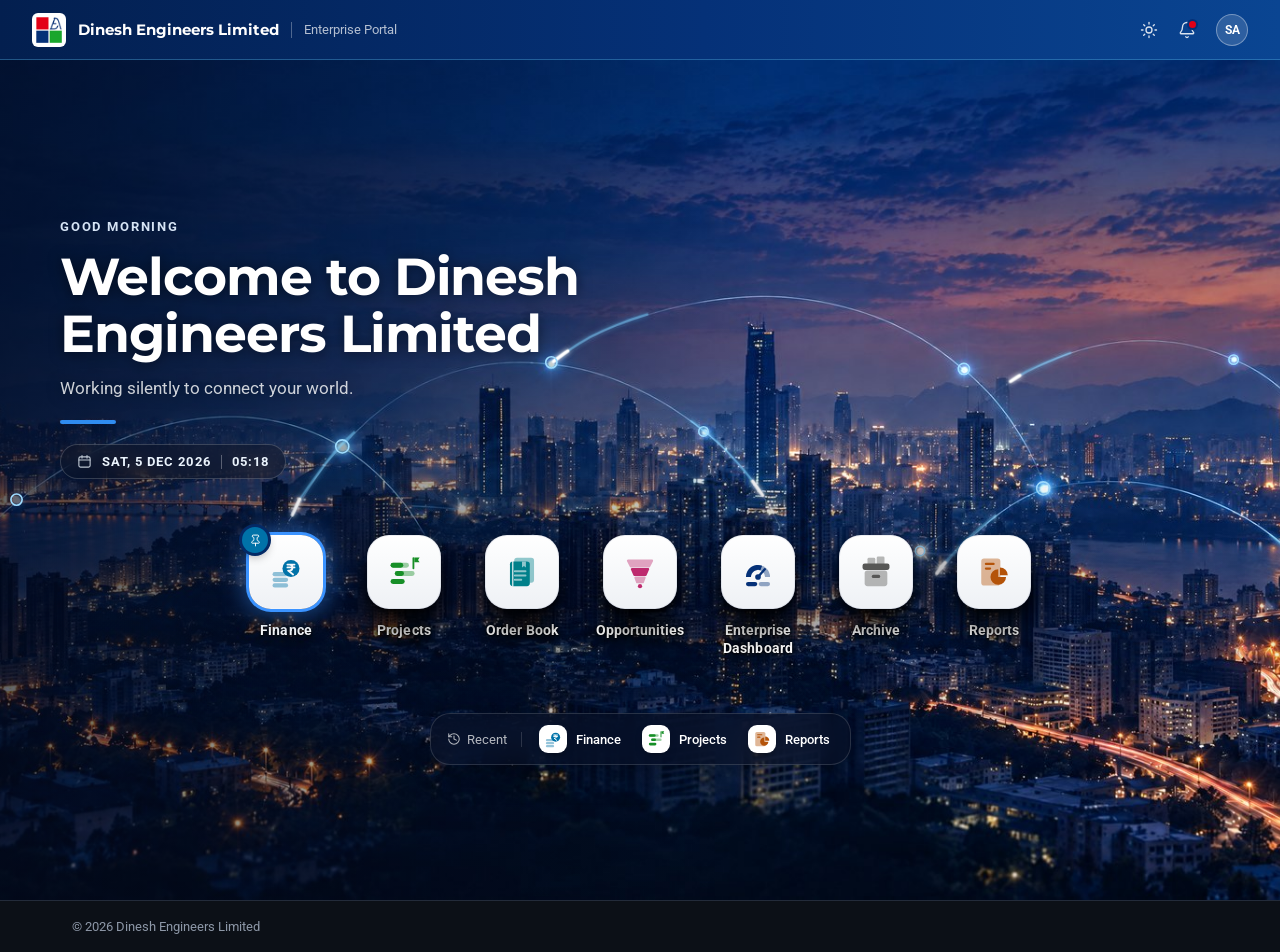
<file: index.html>
<!doctype html>
<html lang="en">
  <!--
    CONCEPT D: Day / Night.
    The Launcher over a real city wallpaper: the day photo in light mode,
    the night photo in dark mode (switched by the moon/sun toggle).
    concept-daynight.css loads last and holds everything specific to
    this concept. Two small scripts: auto theme next to the theme
    switch (dark mode after 17:30) and pin / unpin after the app icons.
-->

  <head>
    <meta charset="UTF-8" />
    <meta name="viewport" content="width=device-width, initial-scale=1.0" />

    <title>DEPL Enterprise Portal | Dinesh Engineers Limited</title>

    <link rel="icon" href="assets/favicon.jpg" />
    <meta name="theme-color" content="#053178" />

    <link rel="stylesheet" href="assets/fonts/fonts.css" />
    <link rel="stylesheet" href="style.css" />
    <link rel="stylesheet" href="concept-launcher.css" />
    <link rel="stylesheet" href="concept-launcher-plus.css" />
    <link rel="stylesheet" href="concept-daynight.css" />
  </head>

  <body class="dp-body lx-body dn-body">
    <a class="dp dp-skip-link" href="#main">Skip to content</a>

    <!-- =====================================================
     HEADER (same as the main design)
===================================================== -->

    <header class="dp dp-topbar" data-unread="2">
      <div class="dp-brand">
        <span class="dp-brand-logo" role="img" aria-label="DEPL"></span>
        <div class="dp-brand-name">
          <strong>Dinesh Engineers Limited</strong>
          <span class="dp-divider"></span>
          <span class="dp-brand-tag">Enterprise Portal</span>
        </div>
      </div>

      <div class="dp-top-actions">
        <input
          class="dp-theme-switch"
          type="checkbox"
          id="dpThemeSwitch"
          aria-label="Dark mode"
        />
        <!-- AUTO THEME: dark from 17:30 to 06:00, light otherwise.
             Runs right after the switch so the first paint is already
             correct; re-checks every minute and only flips at the
             17:30 / 06:00 boundaries, so a manual toggle is kept. -->
        <script>
          (function () {
            var sw = document.getElementById("dpThemeSwitch");
            function isNight() {
              var d = new Date();
              var m = d.getHours() * 60 + d.getMinutes();
              return m >= 17 * 60 + 30 || m < 6 * 60;
            }
            var last = isNight();
            sw.checked = last;
            setInterval(function () {
              var now = isNight();
              if (now !== last) {
                sw.checked = now;
                last = now;
              }
            }, 60000);
          })();
        </script>
        <label
          class="dp-top-icon dp-theme-toggle"
          for="dpThemeSwitch"
        >
          <span class="dp-icon dp-i-moon"></span>
          <span class="dp-icon dp-i-sun"></span>
          <span class="dn-theme-tip" role="tooltip">
            <strong>Theme changes automatically</strong>
            Dark: 5:30 PM – 6:00 AM<br />
            Light: 6:00 AM – 5:30 PM
            <em>Click to switch now</em>
          </span>
        </label>

        <button
          class="dp-top-icon"
          type="button"
          popovertarget="dpAnnouncements"
          aria-label="Announcements"
        >
          <span class="dp-icon dp-i-bell"></span>
          <span class="dp-notification-dot"></span>
        </button>

        <button
          class="dp-avatar"
          type="button"
          popovertarget="dpAccount"
          aria-label="Account menu"
        >
          SA
        </button>
      </div>

      <div class="dp dp-menu-panel" id="dpAccount" popover>
        <div class="dp-menu-header">
          <strong>SA</strong>
          <span>Signed in</span>
        </div>
        <a class="dp-menu-item" href="#"
          ><span class="dp-icon dp-i-user"></span>Profile</a
        >
        <a class="dp-menu-item" href="#"
          ><span class="dp-icon dp-i-life-buoy"></span>Help &amp; support</a
        >
        <div class="dp-menu-separator"></div>
        <a class="dp-menu-item" href="#"
          ><span class="dp-icon dp-i-log-out"></span>Sign out</a
        >
      </div>

      <aside
        class="dp dp-panel"
        id="dpAnnouncements"
        popover
        aria-labelledby="dpAnnouncementsTitle"
      >
        <div class="dp-panel-header">
          <h2 id="dpAnnouncementsTitle">Announcements</h2>
          <div class="dp-panel-actions">
            <a class="dp-text-button" href="#"
              ><span class="dp-icon dp-i-check-check"></span>Mark all read</a
            >
            <button
              class="dp-icon-button"
              type="button"
              popovertarget="dpAnnouncements"
              popovertargetaction="hide"
              aria-label="Close announcements"
            >
              <span class="dp-icon dp-i-x"></span>
            </button>
          </div>
        </div>
        <ul class="dp-notif-list">
          <li class="dp-notif-item is-unread">
            <span class="dp-notif-icon"
              ><span class="dp-icon dp-i-megaphone"></span
            ></span>
            <div class="dp-notif-text">
              <strong>Welcome to the new Enterprise Portal</strong>
              <span
                >All your DEPL applications in one place. Pin the ones you use
                most to keep them first.</span
              >
              <time datetime="2026-09-28">28 Sep</time>
            </div>
            <span class="dp-unread-dot" aria-label="Unread"></span>
          </li>
          <li class="dp-notif-item is-unread">
            <span class="dp-notif-icon"
              ><span class="dp-icon dp-i-megaphone"></span
            ></span>
            <div class="dp-notif-text">
              <strong>More Enterprise Dashboard modules coming</strong>
              <span
                >Group balance sheet and P&amp;L are live. Further modules will
                arrive in the Enterprise Dashboard.</span
              >
              <time datetime="2026-09-26">26 Sep</time>
            </div>
            <span class="dp-unread-dot" aria-label="Unread"></span>
          </li>
          <li class="dp-notif-item">
            <span class="dp-notif-icon"
              ><span class="dp-icon dp-i-megaphone"></span
            ></span>
            <div class="dp-notif-text">
              <strong>NetSuite archive is read only</strong>
              <span
                >Records from 2010–2026 remain available for reference in
                Archive.</span
              >
              <time datetime="2026-09-24">24 Sep</time>
            </div>
          </li>
        </ul>
      </aside>
    </header>

    <!-- =====================================================
     STAGE: the whole home screen
===================================================== -->

    <main class="dp lx-stage" id="main">
      <!-- WALLPAPER: day photo in light mode, night photo in dark mode
         (assets/img/city-day.jpg and city-night.jpg, set in concept-daynight.css) -->

      <div class="lx-photo" aria-hidden="true"></div>

      <!-- LIVE ARCS: traced over the network arcs printed in the wallpaper
         (same 1600 x 900 grid as the photo), with light travelling along
         them and the junction nodes pulsing. Pure SVG + CSS. -->

      <svg
        class="dn-arcs"
        viewBox="0 0 1600 900"
        preserveAspectRatio="xMidYMid slice"
        aria-hidden="true"
      >
        <defs>
          <path
            id="dnA1"
            pathLength="100"
            d="M28.2 591.6 L36.5 577.6 46 564.1 55.9 550.8 66.4 537.7 77.3 524.9 88.9 512.5 100.7 500.2 111.9 486.8 124.3 474.5 138.4 464.3 153.5 455.5 168 445.8 182.7 436.5 197.6 427.7 213 419.6 228.6 412.2 244.5 405.7 260.5 399.7 276.7 394.4 293 390.1 309.4 386.4 325.8 383.6 342.2 382 358.6 381.7 374.8 382.3 390.8 383.7 406.6 386.2 422.1 389.8 437.3 394.3 452.1 399.9 466.4 406.8 480.4 414.5 493.8 423.3 506.9 433.1 519.3 444.2 531.1 456.5 542.6 469.6 553.5 484.1 563.7 499.9 573.2 516.9"
          />
          <path
            id="dnA2"
            pathLength="100"
            d="M427.6 487.3 L435 471.3 444.8 457.3 454.4 444 463.8 431.1 473.7 419.1 484.2 408 495 397.6 506 387.6 517.4 378.3 529.1 369.4 541.1 361 553.8 353.4 566.9 346.6 580.6 340.7 594.5 335.4 608.9 330.9 623.6 327.7 638.6 325.7 653.8 324.3 669 323.6 684.4 323.8 699.7 325.1 715 327 730.3 329.7 745.5 333.1 760.4 337.5 775 343.1 789.3 349.1 803.5 355.5 817.3 362.7 830.6 370.8 843.7 379.1 856.5 388 869 397.2 880.9 407.3 892.1 418.1 902.6 429.5 912.8 441.3 922.4 453.6 931.4 466.4"
          />
          <path
            id="dnA3"
            pathLength="100"
            d="M707.4 322.9 L720 313.5 733 304.7 746.5 296.8 760.5 290 774.9 283.8 789.5 278.3 804.3 273.5 819.3 269.2 834.4 265 849.6 261.4 865.1 258.9 880.7 256.6 896.3 254.8 912.1 253.7 927.9 252.9 943.7 253.3 959.5 254.1 975.3 255.7 990.9 258.2 1006.4 261.3 1021.8 264.9 1037 269.1 1051.8 274.4 1066.4 280.3 1080.6 286.8 1094.5 293.9 1107.9 301.9 1120.7 310.6 1133.1 319.9 1145.2 329.5 1156.9 339.7 1167.9 350.5 1178.4 362 1188.3 374 1197.5 386.6 1206.1 399.9 1214 413.7 1220 428.6 1223.7 444.6 1226.6 460.8"
          />
          <path
            id="dnA4"
            pathLength="100"
            d="M1196.9 344.3 L1205.5 338.8 1214.3 333.6 1223.5 329.2 1232.7 325.1 1242 321.3 1251.3 317.4 1260.6 313.8 1270 310.5 1279.6 307.9 1289.3 305.8 1299 304 1308.8 302.6 1318.6 301.2 1328.4 300.1 1338.2 299.6 1348 299.7 1357.8 300.6 1367.4 301.9 1377.1 303.3 1386.6 304.9 1396.1 306.9 1405.5 309.3 1414.8 312 1423.9 315.1 1432.9 318.6 1441.8 322.5 1450.4 326.7 1458.7 331.7 1466.8 337 1474.8 342.5 1482.4 348.5 1489.4 355.2 1495.5 363 1500.8 371.4 1507.7 378.2 1516.1 384 1523.9 390.6 1529.9 398.8 1534.6 408.1 1539.1 417.5"
          />
          <path
            id="dnA5"
            pathLength="100"
            d="M1118 550 Q1161 492 1232 459 C1290 440 1440 440 1537 572"
          />
          <!-- the same arcs run the other way, for traffic in both directions.
                 Paths were traced from the arc pixels in city-night.jpg -->
          <path
            id="dnB2"
            pathLength="100"
            d="M931.4 466.4 L922.4 453.6 912.8 441.3 902.6 429.5 892.1 418.1 880.9 407.3 869 397.2 856.5 388 843.7 379.1 830.6 370.8 817.3 362.7 803.5 355.5 789.3 349.1 775 343.1 760.4 337.5 745.5 333.1 730.3 329.7 715 327 699.7 325.1 684.4 323.8 669 323.6 653.8 324.3 638.6 325.7 623.6 327.7 608.9 330.9 594.5 335.4 580.6 340.7 566.9 346.6 553.8 353.4 541.1 361 529.1 369.4 517.4 378.3 506 387.6 495 397.6 484.2 408 473.7 419.1 463.8 431.1 454.4 444 444.8 457.3 435 471.3 427.6 487.3"
          />
          <path
            id="dnB5"
            pathLength="100"
            d="M1537 572 C1440 440 1290 440 1232 459 Q1161 492 1118 550"
          />

          <filter id="dnGlow" x="-50%" y="-50%" width="200%" height="200%">
            <feGaussianBlur stdDeviation="3" result="b" />
            <feMerge>
              <feMergeNode in="b" />
              <feMergeNode in="SourceGraphic" />
            </feMerge>
          </filter>
        </defs>

        <!-- comets: faint tail + bright head on the same arc -->
        <g class="dn-comets" filter="url(#dnGlow)">
          <g style="--d: 5.5s; --delay: -1s">
            <use href="#dnA1" class="t" />
            <use href="#dnA1" class="h" />
          </g>
          <g style="--d: 6.5s; --delay: -3.5s">
            <use href="#dnA2" class="t" />
            <use href="#dnA2" class="h" />
          </g>
          <g style="--d: 7s; --delay: -0.5s">
            <use href="#dnA3" class="t" />
            <use href="#dnA3" class="h" />
          </g>
          <g style="--d: 5.8s; --delay: -2.6s">
            <use href="#dnA4" class="t" />
            <use href="#dnA4" class="h" />
          </g>
          <g style="--d: 6.2s; --delay: -4.4s">
            <use href="#dnA5" class="t" />
            <use href="#dnA5" class="h" />
          </g>
          <g style="--d: 8s; --delay: -6s">
            <use href="#dnB2" class="t" />
            <use href="#dnB2" class="h" />
          </g>
          <g style="--d: 7.4s; --delay: -1.8s">
            <use href="#dnB5" class="t" />
            <use href="#dnB5" class="h" />
          </g>
        </g>

        <!-- junction nodes: a soft ripple spreading out from each -->
        <g class="dn-nodes">
          <circle cx="132" cy="471" r="6" style="--t: 0s" />
          <circle cx="481" cy="414" r="7" style="--t: -0.7s" />
          <circle cx="705" cy="324" r="6" style="--t: -1.4s" />
          <circle cx="868" cy="398" r="5" style="--t: -2.1s" />
          <circle cx="1147" cy="331" r="6" style="--t: -0.35s" />
          <circle cx="1232" cy="459" r="7" style="--t: -1.05s" />
          <circle cx="1436" cy="321" r="5" style="--t: -1.75s" />
          <circle cx="1503" cy="532" r="5" style="--t: -2.45s" />
          <circle cx="1100" cy="526" r="5" style="--t: -2.8s" />
        </g>
      </svg>

      <!-- WELCOME -->

      <div class="lx-intro">
        <p class="lx-greeting" id="lxGreeting">Good evening</p>

        <h1>Welcome to Dinesh Engineers Limited</h1>

        <p class="lx-sub">Working silently to connect your world.</p>

        <p class="lx-when">
          <svg viewBox="0 0 24 24" aria-hidden="true">
            <rect x="3" y="4.5" width="18" height="16.5" rx="2.5" />
            <path d="M3 9.5h18M8 2.5v4M16 2.5v4" />
          </svg>
          <time id="lxDate"></time>
          <span class="lx-when-sep" aria-hidden="true"></span>
          <span id="lxTime"></span>
        </p>
      </div>

      <!-- LIVE GREETING, DATE AND TIME from the viewer's clock -->
      <script>
        (function () {
          function tick() {
            var d = new Date();
            var h = d.getHours();
            lxGreeting.textContent =
              h < 12 ? "Good morning" : h < 17 ? "Good afternoon" : "Good evening";
            lxDate.textContent =
              d.toLocaleDateString("en-US", { weekday: "short" }) + ", " +
              d.getDate() + " " +
              d.toLocaleDateString("en-US", { month: "short" }) + " " +
              d.getFullYear();
            lxTime.textContent = d.toLocaleTimeString("en-GB", {
              hour: "2-digit",
              minute: "2-digit",
            });
          }
          tick();
          setInterval(tick, 1000);
        })();
      </script>

      <!-- APPLICATIONS as icons
         Each icon shows its description on hover / keyboard focus. -->

      <nav class="lx-apps" aria-label="Applications">
        <div class="lx-app finance" id="app-finance">
          <a class="lx-open" href="#">
            <span class="lx-icon"><span class="dx dx-finance"></span></span>
            <span class="lx-name">Finance</span>
          </a>
          <a class="lx-pin" href="#" title="Unpin" aria-label="Unpin Finance"
            ><span class="dp-icon dp-i-pin"></span
          ></a>
          <span class="lx-tip" role="tooltip">
            <strong>Finance</strong>
            Financial reports, live from Oracle Fusion.
            <em><span class="lx-dot"></span>Live · Oracle Fusion</em>
          </span>
        </div>

        <div class="lx-app projects" id="app-projects">
          <a class="lx-open" href="#">
            <span class="lx-icon"><span class="dx dx-projects"></span></span>
            <span class="lx-name">Projects</span>
          </a>
          <a class="lx-pin" href="#" title="Pin" aria-label="Pin Projects"
            ><span class="dp-icon dp-i-pin"></span
          ></a>
          <span class="lx-tip" role="tooltip">
            <strong>Projects</strong>
            Project performance tracking: site progress, plan vs actual.
            <em><span class="lx-dot"></span>Live</em>
          </span>
        </div>

        <div class="lx-app order-book" id="app-order-book">
          <a class="lx-open" href="#">
            <span class="lx-icon"><span class="dx dx-order-book"></span></span>
            <span class="lx-name">Order Book</span>
          </a>
          <a class="lx-pin" href="#" title="Pin" aria-label="Pin Order Book"
            ><span class="dp-icon dp-i-pin"></span
          ></a>
          <span class="lx-tip" role="tooltip">
            <strong>Order Book</strong>
            The de-duplicated sales order book: EPC contracts and IP-IRU orders,
            one number.
            <em><span class="lx-dot"></span>Live</em>
          </span>
        </div>

        <div class="lx-app opportunities" id="app-opportunities">
          <a class="lx-open" href="#">
            <span class="lx-icon"
              ><span class="dx dx-opportunities"></span
            ></span>
            <span class="lx-name">Opportunities</span>
          </a>
          <a class="lx-pin" href="#" title="Pin" aria-label="Pin Opportunities"
            ><span class="dp-icon dp-i-pin"></span
          ></a>
          <span class="lx-tip" role="tooltip">
            <strong>Opportunities</strong>
            Feasibility requests through to customer PO: pipeline and funnel.
            <em><span class="lx-dot"></span>Live</em>
          </span>
        </div>

        <div class="lx-app enterprise" id="app-enterprise">
          <a class="lx-open" href="#">
            <span class="lx-icon"><span class="dx dx-enterprise"></span></span>
            <span class="lx-name">Enterprise<br />Dashboard</span>
          </a>
          <a
            class="lx-pin"
            href="#"
            title="Pin"
            aria-label="Pin Enterprise Dashboard"
            ><span class="dp-icon dp-i-pin"></span
          ></a>
          <span class="lx-tip" role="tooltip">
            <strong>Enterprise Dashboard</strong>
            Group balance sheet and profit &amp; loss, live from Oracle Fusion.
            <em><span class="lx-dot"></span>Live · Oracle Fusion</em>
          </span>
        </div>

        <div class="lx-app archive" id="app-archive">
          <a class="lx-open" href="#">
            <span class="lx-icon"><span class="dx dx-archive"></span></span>
            <span class="lx-name">Archive</span>
          </a>
          <a class="lx-pin" href="#" title="Pin" aria-label="Pin Archive"
            ><span class="dp-icon dp-i-pin"></span
          ></a>
          <span class="lx-tip" role="tooltip">
            <strong>Archive</strong>
            NetSuite records 2010–2026, read only.
            <em><span class="lx-dot"></span>Live · NetSuite</em>
          </span>
        </div>

        <div class="lx-app reports" id="app-reports">
          <a class="lx-open" href="#">
            <span class="lx-icon"><span class="dx dx-reports"></span></span>
            <span class="lx-name">Reports</span>
          </a>
          <a class="lx-pin" href="#" title="Pin" aria-label="Pin Reports"
            ><span class="dp-icon dp-i-pin"></span
          ></a>
          <span class="lx-tip" role="tooltip">
            <strong>Reports</strong>
            Standard and scheduled reports from across the business.
            <em><span class="lx-dot"></span>Live</em>
          </span>
        </div>
      </nav>

      <!-- PIN / UNPIN: one pin icon per app, any number can be pinned.
           Clicking a pin checks the pinnedIds array for the app's id:
           present -> remove (unpin), missing -> add (pin).
           Order: pinned apps first, in the order they were pinned,
           then the rest in their original order. -->
      <script>
        (function () {
          var nav = document.querySelector(".lx-apps");
          var apps = Array.from(nav.querySelectorAll(".lx-app"));
          var originalIds = apps.map(function (app) { return app.id; });
          var pinnedIds = ["app-finance"];

          function render() {
            var order = pinnedIds.concat(
              originalIds.filter(function (id) {
                return !pinnedIds.includes(id);
              })
            );

            order.forEach(function (id) {
              var app = document.getElementById(id);
              var pinned = pinnedIds.includes(id);
              var pin = app.querySelector(".lx-pin");
              var name = app.querySelector(".lx-tip strong").textContent;
              app.classList.toggle("is-pinned", pinned);
              pin.title = pinned ? "Unpin" : "Pin";
              pin.setAttribute("aria-label", (pinned ? "Unpin " : "Pin ") + name);
              nav.appendChild(app); // appending in order = re-sorting
            });
          }

          function togglePin(id) {
            if (pinnedIds.includes(id)) {
              pinnedIds = pinnedIds.filter(function (p) { return p !== id; });
            } else {
              pinnedIds.push(id);
            }
            // animate the re-order where the browser supports it: a name
            // per app (only during the transition) slides each icon
            if (!document.startViewTransition) {
              render();
              return;
            }
            apps.forEach(function (app) {
              app.style.viewTransitionName = app.id;
            });
            document.startViewTransition(render).finished.finally(function () {
              apps.forEach(function (app) {
                app.style.viewTransitionName = "";
              });
            });
          }

          nav.addEventListener("click", function (e) {
            var pin = e.target.closest(".lx-pin");
            if (!pin) return;
            e.preventDefault();
            togglePin(pin.closest(".lx-app").id);
          });

          render();
        })();
      </script>

      <!-- BOTTOM ROW: quote on the left, recently opened apps on the right -->

      <div class="lx-bottom">
        <nav class="lx-dock" aria-label="Recently opened">
          <span class="lx-dock-label"
            ><span class="dp-icon dp-i-history"></span>Recent</span
          >
          <a class="lx-dock-app finance" href="#" title="Opened 2 h ago"
            ><span class="lx-mini"><span class="dx dx-finance"></span></span
            >Finance</a
          >
          <a class="lx-dock-app projects" href="#" title="Opened yesterday"
            ><span class="lx-mini"><span class="dx dx-projects"></span></span
            >Projects</a
          >
          <a class="lx-dock-app reports" href="#" title="Opened 3 days ago"
            ><span class="lx-mini"><span class="dx dx-reports"></span></span
            >Reports</a
          >
        </nav>
      </div>
    </main>

    <footer class="dp dp-footer">
      <div class="dp-footer-inner">
        <span>© 2026 Dinesh Engineers Limited</span>
      </div>
    </footer>
  </body>
</html>
</file>
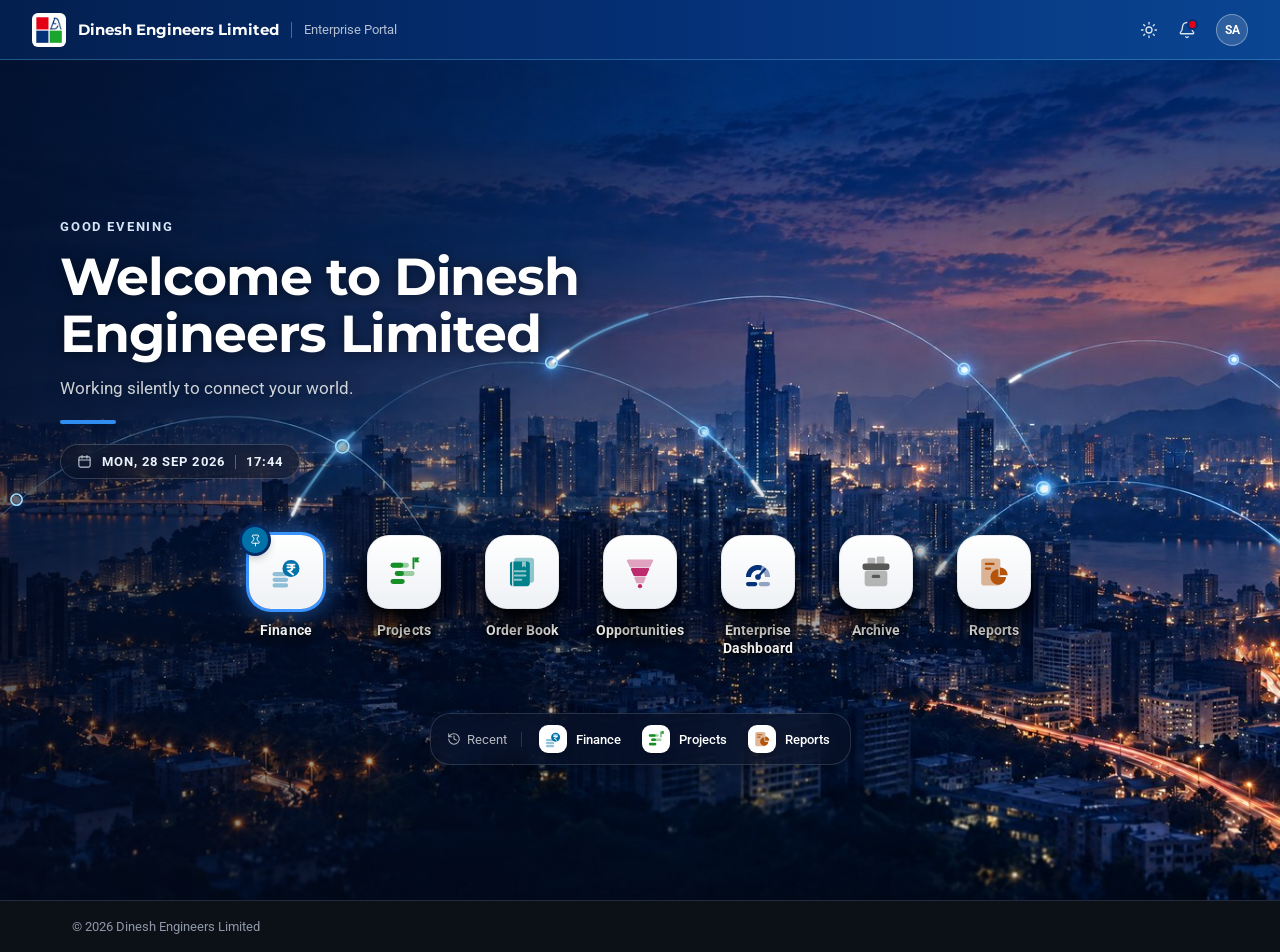
<file: DEPL Portal.html>
<!doctype html>
<html lang="en">
  <!--
    CONCEPT D: Day / Night.
    The Launcher over a real city wallpaper: the day photo in light mode,
    the night photo in dark mode (switched by the moon/sun toggle).
    concept-daynight.css loads last and holds everything specific to
    this concept. Two small scripts: auto theme next to the theme
    switch (dark mode after 17:30) and pin / unpin after the app icons.
-->

  <head>
    <meta charset="UTF-8" />
    <meta name="viewport" content="width=device-width, initial-scale=1.0" />

    <title>DEPL Enterprise Portal | Dinesh Engineers Limited</title>

    <link rel="icon" href="assets/favicon.jpg" />
    <meta name="theme-color" content="#053178" />

    <link rel="stylesheet" href="assets/fonts/fonts.css" />
    <link rel="stylesheet" href="style.css" />
    <link rel="stylesheet" href="concept-launcher.css" />
    <link rel="stylesheet" href="concept-launcher-plus.css" />
    <link rel="stylesheet" href="concept-daynight.css" />
  </head>

  <body class="dp-body lx-body dn-body">
    <a class="dp dp-skip-link" href="#main">Skip to content</a>

    <!-- =====================================================
     HEADER (same as the main design)
===================================================== -->

    <header class="dp dp-topbar" data-unread="2">
      <div class="dp-brand">
        <span class="dp-brand-logo" role="img" aria-label="DEPL"></span>
        <div class="dp-brand-name">
          <strong>Dinesh Engineers Limited</strong>
          <span class="dp-divider"></span>
          <span class="dp-brand-tag">Enterprise Portal</span>
        </div>
      </div>

      <div class="dp-top-actions">
        <input
          class="dp-theme-switch"
          type="checkbox"
          id="dpThemeSwitch"
          aria-label="Dark mode"
        />
        <!-- AUTO THEME: dark from 17:30 to 06:00, light otherwise.
             Runs right after the switch so the first paint is already
             correct; re-checks every minute and only flips at the
             17:30 / 06:00 boundaries, so a manual toggle is kept. -->
        <script>
          (function () {
            var sw = document.getElementById("dpThemeSwitch");
            function isNight() {
              var d = new Date();
              var m = d.getHours() * 60 + d.getMinutes();
              return m >= 17 * 60 + 30 || m < 6 * 60;
            }
            var last = isNight();
            sw.checked = last;
            setInterval(function () {
              var now = isNight();
              if (now !== last) {
                sw.checked = now;
                last = now;
              }
            }, 60000);
          })();
        </script>
        <label
          class="dp-top-icon dp-theme-toggle"
          for="dpThemeSwitch"
          title="Switch light / dark mode"
        >
          <span class="dp-icon dp-i-moon"></span>
          <span class="dp-icon dp-i-sun"></span>
        </label>

        <button
          class="dp-top-icon"
          type="button"
          popovertarget="dpAnnouncements"
          aria-label="Announcements"
        >
          <span class="dp-icon dp-i-bell"></span>
          <span class="dp-notification-dot"></span>
        </button>

        <button
          class="dp-avatar"
          type="button"
          popovertarget="dpAccount"
          aria-label="Account menu"
        >
          SA
        </button>
      </div>

      <div class="dp dp-menu-panel" id="dpAccount" popover>
        <div class="dp-menu-header">
          <strong>SA</strong>
          <span>Signed in</span>
        </div>
        <a class="dp-menu-item" href="#"
          ><span class="dp-icon dp-i-user"></span>Profile</a
        >
        <a class="dp-menu-item" href="#"
          ><span class="dp-icon dp-i-life-buoy"></span>Help &amp; support</a
        >
        <div class="dp-menu-separator"></div>
        <a class="dp-menu-item" href="#"
          ><span class="dp-icon dp-i-log-out"></span>Sign out</a
        >
      </div>

      <aside
        class="dp dp-panel"
        id="dpAnnouncements"
        popover
        aria-labelledby="dpAnnouncementsTitle"
      >
        <div class="dp-panel-header">
          <h2 id="dpAnnouncementsTitle">Announcements</h2>
          <div class="dp-panel-actions">
            <a class="dp-text-button" href="#"
              ><span class="dp-icon dp-i-check-check"></span>Mark all read</a
            >
            <button
              class="dp-icon-button"
              type="button"
              popovertarget="dpAnnouncements"
              popovertargetaction="hide"
              aria-label="Close announcements"
            >
              <span class="dp-icon dp-i-x"></span>
            </button>
          </div>
        </div>
        <ul class="dp-notif-list">
          <li class="dp-notif-item is-unread">
            <span class="dp-notif-icon"
              ><span class="dp-icon dp-i-megaphone"></span
            ></span>
            <div class="dp-notif-text">
              <strong>Welcome to the new Enterprise Portal</strong>
              <span
                >All your DEPL applications in one place. Pin the ones you use
                most to keep them first.</span
              >
              <time datetime="2026-09-28">28 Sep</time>
            </div>
            <span class="dp-unread-dot" aria-label="Unread"></span>
          </li>
          <li class="dp-notif-item is-unread">
            <span class="dp-notif-icon"
              ><span class="dp-icon dp-i-megaphone"></span
            ></span>
            <div class="dp-notif-text">
              <strong>More Enterprise Dashboard modules coming</strong>
              <span
                >Group balance sheet and P&amp;L are live. Further modules will
                arrive in the Enterprise Dashboard.</span
              >
              <time datetime="2026-09-26">26 Sep</time>
            </div>
            <span class="dp-unread-dot" aria-label="Unread"></span>
          </li>
          <li class="dp-notif-item">
            <span class="dp-notif-icon"
              ><span class="dp-icon dp-i-megaphone"></span
            ></span>
            <div class="dp-notif-text">
              <strong>NetSuite archive is read only</strong>
              <span
                >Records from 2010–2026 remain available for reference in
                Archive.</span
              >
              <time datetime="2026-09-24">24 Sep</time>
            </div>
          </li>
        </ul>
      </aside>
    </header>

    <!-- =====================================================
     STAGE: the whole home screen
===================================================== -->

    <main class="dp lx-stage" id="main">
      <!-- WALLPAPER: day photo in light mode, night photo in dark mode
         (assets/img/city-day.jpg and city-night.jpg, set in concept-daynight.css) -->

      <div class="lx-photo" aria-hidden="true"></div>

      <!-- LIVE ARCS: traced over the network arcs printed in the wallpaper
         (same 1600 x 900 grid as the photo), with light travelling along
         them and the junction nodes pulsing. Pure SVG + CSS. -->

      <svg
        class="dn-arcs"
        viewBox="0 0 1600 900"
        preserveAspectRatio="xMidYMid slice"
        aria-hidden="true"
      >
        <defs>
          <path
            id="dnA1"
            pathLength="100"
            d="M28.2 591.6 L36.5 577.6 46 564.1 55.9 550.8 66.4 537.7 77.3 524.9 88.9 512.5 100.7 500.2 111.9 486.8 124.3 474.5 138.4 464.3 153.5 455.5 168 445.8 182.7 436.5 197.6 427.7 213 419.6 228.6 412.2 244.5 405.7 260.5 399.7 276.7 394.4 293 390.1 309.4 386.4 325.8 383.6 342.2 382 358.6 381.7 374.8 382.3 390.8 383.7 406.6 386.2 422.1 389.8 437.3 394.3 452.1 399.9 466.4 406.8 480.4 414.5 493.8 423.3 506.9 433.1 519.3 444.2 531.1 456.5 542.6 469.6 553.5 484.1 563.7 499.9 573.2 516.9"
          />
          <path
            id="dnA2"
            pathLength="100"
            d="M427.6 487.3 L435 471.3 444.8 457.3 454.4 444 463.8 431.1 473.7 419.1 484.2 408 495 397.6 506 387.6 517.4 378.3 529.1 369.4 541.1 361 553.8 353.4 566.9 346.6 580.6 340.7 594.5 335.4 608.9 330.9 623.6 327.7 638.6 325.7 653.8 324.3 669 323.6 684.4 323.8 699.7 325.1 715 327 730.3 329.7 745.5 333.1 760.4 337.5 775 343.1 789.3 349.1 803.5 355.5 817.3 362.7 830.6 370.8 843.7 379.1 856.5 388 869 397.2 880.9 407.3 892.1 418.1 902.6 429.5 912.8 441.3 922.4 453.6 931.4 466.4"
          />
          <path
            id="dnA3"
            pathLength="100"
            d="M707.4 322.9 L720 313.5 733 304.7 746.5 296.8 760.5 290 774.9 283.8 789.5 278.3 804.3 273.5 819.3 269.2 834.4 265 849.6 261.4 865.1 258.9 880.7 256.6 896.3 254.8 912.1 253.7 927.9 252.9 943.7 253.3 959.5 254.1 975.3 255.7 990.9 258.2 1006.4 261.3 1021.8 264.9 1037 269.1 1051.8 274.4 1066.4 280.3 1080.6 286.8 1094.5 293.9 1107.9 301.9 1120.7 310.6 1133.1 319.9 1145.2 329.5 1156.9 339.7 1167.9 350.5 1178.4 362 1188.3 374 1197.5 386.6 1206.1 399.9 1214 413.7 1220 428.6 1223.7 444.6 1226.6 460.8"
          />
          <path
            id="dnA4"
            pathLength="100"
            d="M1196.9 344.3 L1205.5 338.8 1214.3 333.6 1223.5 329.2 1232.7 325.1 1242 321.3 1251.3 317.4 1260.6 313.8 1270 310.5 1279.6 307.9 1289.3 305.8 1299 304 1308.8 302.6 1318.6 301.2 1328.4 300.1 1338.2 299.6 1348 299.7 1357.8 300.6 1367.4 301.9 1377.1 303.3 1386.6 304.9 1396.1 306.9 1405.5 309.3 1414.8 312 1423.9 315.1 1432.9 318.6 1441.8 322.5 1450.4 326.7 1458.7 331.7 1466.8 337 1474.8 342.5 1482.4 348.5 1489.4 355.2 1495.5 363 1500.8 371.4 1507.7 378.2 1516.1 384 1523.9 390.6 1529.9 398.8 1534.6 408.1 1539.1 417.5"
          />
          <path
            id="dnA5"
            pathLength="100"
            d="M1118 550 Q1161 492 1232 459 C1290 440 1440 440 1537 572"
          />
          <!-- the same arcs run the other way, for traffic in both directions.
                 Paths were traced from the arc pixels in city-night.jpg -->
          <path
            id="dnB2"
            pathLength="100"
            d="M931.4 466.4 L922.4 453.6 912.8 441.3 902.6 429.5 892.1 418.1 880.9 407.3 869 397.2 856.5 388 843.7 379.1 830.6 370.8 817.3 362.7 803.5 355.5 789.3 349.1 775 343.1 760.4 337.5 745.5 333.1 730.3 329.7 715 327 699.7 325.1 684.4 323.8 669 323.6 653.8 324.3 638.6 325.7 623.6 327.7 608.9 330.9 594.5 335.4 580.6 340.7 566.9 346.6 553.8 353.4 541.1 361 529.1 369.4 517.4 378.3 506 387.6 495 397.6 484.2 408 473.7 419.1 463.8 431.1 454.4 444 444.8 457.3 435 471.3 427.6 487.3"
          />
          <path
            id="dnB5"
            pathLength="100"
            d="M1537 572 C1440 440 1290 440 1232 459 Q1161 492 1118 550"
          />

          <filter id="dnGlow" x="-50%" y="-50%" width="200%" height="200%">
            <feGaussianBlur stdDeviation="3" result="b" />
            <feMerge>
              <feMergeNode in="b" />
              <feMergeNode in="SourceGraphic" />
            </feMerge>
          </filter>
        </defs>

        <!-- comets: faint tail + bright head on the same arc -->
        <g class="dn-comets" filter="url(#dnGlow)">
          <g style="--d: 5.5s; --delay: -1s">
            <use href="#dnA1" class="t" />
            <use href="#dnA1" class="h" />
          </g>
          <g style="--d: 6.5s; --delay: -3.5s">
            <use href="#dnA2" class="t" />
            <use href="#dnA2" class="h" />
          </g>
          <g style="--d: 7s; --delay: -0.5s">
            <use href="#dnA3" class="t" />
            <use href="#dnA3" class="h" />
          </g>
          <g style="--d: 5.8s; --delay: -2.6s">
            <use href="#dnA4" class="t" />
            <use href="#dnA4" class="h" />
          </g>
          <g style="--d: 6.2s; --delay: -4.4s">
            <use href="#dnA5" class="t" />
            <use href="#dnA5" class="h" />
          </g>
          <g style="--d: 8s; --delay: -6s">
            <use href="#dnB2" class="t" />
            <use href="#dnB2" class="h" />
          </g>
          <g style="--d: 7.4s; --delay: -1.8s">
            <use href="#dnB5" class="t" />
            <use href="#dnB5" class="h" />
          </g>
        </g>

        <!-- junction nodes: a soft ripple spreading out from each -->
        <g class="dn-nodes">
          <circle cx="132" cy="471" r="6" style="--t: 0s" />
          <circle cx="481" cy="414" r="7" style="--t: -0.7s" />
          <circle cx="705" cy="324" r="6" style="--t: -1.4s" />
          <circle cx="868" cy="398" r="5" style="--t: -2.1s" />
          <circle cx="1147" cy="331" r="6" style="--t: -0.35s" />
          <circle cx="1232" cy="459" r="7" style="--t: -1.05s" />
          <circle cx="1436" cy="321" r="5" style="--t: -1.75s" />
          <circle cx="1503" cy="532" r="5" style="--t: -2.45s" />
          <circle cx="1100" cy="526" r="5" style="--t: -2.8s" />
        </g>
      </svg>

      <!-- WELCOME -->

      <div class="lx-intro">
        <p class="lx-greeting">Good evening</p>

        <h1>Welcome to Dinesh Engineers Limited</h1>

        <p class="lx-sub">Working silently to connect your world.</p>

        <!-- APEX: &P1_TODAY. and &P1_TIME. (time the page was loaded) -->
        <p class="lx-when">
          <svg viewBox="0 0 24 24" aria-hidden="true">
            <rect x="3" y="4.5" width="18" height="16.5" rx="2.5" />
            <path d="M3 9.5h18M8 2.5v4M16 2.5v4" />
          </svg>
          <time datetime="2026-09-28T17:44">Mon, 28 Sep 2026</time>
          <span class="lx-when-sep" aria-hidden="true"></span>
          <span>17:44</span>
        </p>
      </div>

      <!-- APPLICATIONS as icons
         Each icon shows its description on hover / keyboard focus. -->

      <nav class="lx-apps" aria-label="Applications">
        <div class="lx-app finance" id="app-finance">
          <a class="lx-open" href="#">
            <span class="lx-icon"><span class="dx dx-finance"></span></span>
            <span class="lx-name">Finance</span>
          </a>
          <a class="lx-pin" href="#" title="Unpin" aria-label="Unpin Finance"
            ><span class="dp-icon dp-i-pin"></span
          ></a>
          <span class="lx-tip" role="tooltip">
            <strong>Finance</strong>
            Financial reports, live from Oracle Fusion.
            <em><span class="lx-dot"></span>Live · Oracle Fusion</em>
          </span>
        </div>

        <div class="lx-app projects" id="app-projects">
          <a class="lx-open" href="#">
            <span class="lx-icon"><span class="dx dx-projects"></span></span>
            <span class="lx-name">Projects</span>
          </a>
          <a class="lx-pin" href="#" title="Pin" aria-label="Pin Projects"
            ><span class="dp-icon dp-i-pin"></span
          ></a>
          <span class="lx-tip" role="tooltip">
            <strong>Projects</strong>
            Project performance tracking: site progress, plan vs actual.
            <em><span class="lx-dot"></span>Live</em>
          </span>
        </div>

        <div class="lx-app order-book" id="app-order-book">
          <a class="lx-open" href="#">
            <span class="lx-icon"><span class="dx dx-order-book"></span></span>
            <span class="lx-name">Order Book</span>
          </a>
          <a class="lx-pin" href="#" title="Pin" aria-label="Pin Order Book"
            ><span class="dp-icon dp-i-pin"></span
          ></a>
          <span class="lx-tip" role="tooltip">
            <strong>Order Book</strong>
            The de-duplicated sales order book: EPC contracts and IP-IRU orders,
            one number.
            <em><span class="lx-dot"></span>Live</em>
          </span>
        </div>

        <div class="lx-app opportunities" id="app-opportunities">
          <a class="lx-open" href="#">
            <span class="lx-icon"
              ><span class="dx dx-opportunities"></span
            ></span>
            <span class="lx-name">Opportunities</span>
          </a>
          <a class="lx-pin" href="#" title="Pin" aria-label="Pin Opportunities"
            ><span class="dp-icon dp-i-pin"></span
          ></a>
          <span class="lx-tip" role="tooltip">
            <strong>Opportunities</strong>
            Feasibility requests through to customer PO: pipeline and funnel.
            <em><span class="lx-dot"></span>Live</em>
          </span>
        </div>

        <div class="lx-app enterprise" id="app-enterprise">
          <a class="lx-open" href="#">
            <span class="lx-icon"><span class="dx dx-enterprise"></span></span>
            <span class="lx-name">Enterprise<br />Dashboard</span>
          </a>
          <a
            class="lx-pin"
            href="#"
            title="Pin"
            aria-label="Pin Enterprise Dashboard"
            ><span class="dp-icon dp-i-pin"></span
          ></a>
          <span class="lx-tip" role="tooltip">
            <strong>Enterprise Dashboard</strong>
            Group balance sheet and profit &amp; loss, live from Oracle Fusion.
            <em><span class="lx-dot"></span>Live · Oracle Fusion</em>
          </span>
        </div>

        <div class="lx-app archive" id="app-archive">
          <a class="lx-open" href="#">
            <span class="lx-icon"><span class="dx dx-archive"></span></span>
            <span class="lx-name">Archive</span>
          </a>
          <a class="lx-pin" href="#" title="Pin" aria-label="Pin Archive"
            ><span class="dp-icon dp-i-pin"></span
          ></a>
          <span class="lx-tip" role="tooltip">
            <strong>Archive</strong>
            NetSuite records 2010–2026, read only.
            <em><span class="lx-dot"></span>Live · NetSuite</em>
          </span>
        </div>

        <div class="lx-app reports" id="app-reports">
          <a class="lx-open" href="#">
            <span class="lx-icon"><span class="dx dx-reports"></span></span>
            <span class="lx-name">Reports</span>
          </a>
          <a class="lx-pin" href="#" title="Pin" aria-label="Pin Reports"
            ><span class="dp-icon dp-i-pin"></span
          ></a>
          <span class="lx-tip" role="tooltip">
            <strong>Reports</strong>
            Standard and scheduled reports from across the business.
            <em><span class="lx-dot"></span>Live</em>
          </span>
        </div>
      </nav>

      <!-- PIN / UNPIN: one pin icon per app, any number can be pinned.
           Clicking a pin checks the pinnedIds array for the app's id:
           present -> remove (unpin), missing -> add (pin).
           Order: pinned apps first, in the order they were pinned,
           then the rest in their original order. -->
      <script>
        (function () {
          var nav = document.querySelector(".lx-apps");
          var apps = Array.from(nav.querySelectorAll(".lx-app"));
          var originalIds = apps.map(function (app) { return app.id; });
          var pinnedIds = ["app-finance"];

          function render() {
            var order = pinnedIds.concat(
              originalIds.filter(function (id) {
                return !pinnedIds.includes(id);
              })
            );

            order.forEach(function (id) {
              var app = document.getElementById(id);
              var pinned = pinnedIds.includes(id);
              var pin = app.querySelector(".lx-pin");
              var name = app.querySelector(".lx-tip strong").textContent;
              app.classList.toggle("is-pinned", pinned);
              pin.title = pinned ? "Unpin" : "Pin";
              pin.setAttribute("aria-label", (pinned ? "Unpin " : "Pin ") + name);
              nav.appendChild(app); // appending in order = re-sorting
            });
          }

          function togglePin(id) {
            if (pinnedIds.includes(id)) {
              pinnedIds = pinnedIds.filter(function (p) { return p !== id; });
            } else {
              pinnedIds.push(id);
            }
            // animate the re-order where the browser supports it: a name
            // per app (only during the transition) slides each icon
            if (!document.startViewTransition) {
              render();
              return;
            }
            apps.forEach(function (app) {
              app.style.viewTransitionName = app.id;
            });
            document.startViewTransition(render).finished.finally(function () {
              apps.forEach(function (app) {
                app.style.viewTransitionName = "";
              });
            });
          }

          nav.addEventListener("click", function (e) {
            var pin = e.target.closest(".lx-pin");
            if (!pin) return;
            e.preventDefault();
            togglePin(pin.closest(".lx-app").id);
          });

          render();
        })();
      </script>

      <!-- BOTTOM ROW: quote on the left, recently opened apps on the right -->

      <div class="lx-bottom">
        <nav class="lx-dock" aria-label="Recently opened">
          <span class="lx-dock-label"
            ><span class="dp-icon dp-i-history"></span>Recent</span
          >
          <a class="lx-dock-app finance" href="#" title="Opened 2 h ago"
            ><span class="lx-mini"><span class="dx dx-finance"></span></span
            >Finance</a
          >
          <a class="lx-dock-app projects" href="#" title="Opened yesterday"
            ><span class="lx-mini"><span class="dx dx-projects"></span></span
            >Projects</a
          >
          <a class="lx-dock-app reports" href="#" title="Opened 3 days ago"
            ><span class="lx-mini"><span class="dx dx-reports"></span></span
            >Reports</a
          >
        </nav>
      </div>
    </main>

    <footer class="dp dp-footer">
      <div class="dp-footer-inner">
        <span>© 2026 Dinesh Engineers Limited</span>
      </div>
    </footer>
  </body>
</html>
</file>
<file: assets/fonts/fonts.css>
﻿/* Self-hosted from Google Fonts (SIL Open Font License). Latin subsets only. */

/* latin-ext */
@font-face {
  font-family: 'Montserrat';
  font-style: normal;
  font-weight: 600;
  font-display: swap;
  src: url(montserrat-600-latin-ext.woff2) format('woff2');
  unicode-range: U+0100-02BA, U+02BD-02C5, U+02C7-02CC, U+02CE-02D7, U+02DD-02FF, U+0304, U+0308, U+0329, U+1D00-1DBF, U+1E00-1E9F, U+1EF2-1EFF, U+2020, U+20A0-20AB, U+20AD-20C0, U+2113, U+2C60-2C7F, U+A720-A7FF;
}

/* latin */
@font-face {
  font-family: 'Montserrat';
  font-style: normal;
  font-weight: 600;
  font-display: swap;
  src: url(montserrat-600-latin.woff2) format('woff2');
  unicode-range: U+0000-00FF, U+0131, U+0152-0153, U+02BB-02BC, U+02C6, U+02DA, U+02DC, U+0304, U+0308, U+0329, U+2000-206F, U+20AC, U+2122, U+2191, U+2193, U+2212, U+2215, U+FEFF, U+FFFD;
}

/* latin-ext */
@font-face {
  font-family: 'Montserrat';
  font-style: normal;
  font-weight: 700;
  font-display: swap;
  src: url(montserrat-600-latin-ext.woff2) format('woff2');
  unicode-range: U+0100-02BA, U+02BD-02C5, U+02C7-02CC, U+02CE-02D7, U+02DD-02FF, U+0304, U+0308, U+0329, U+1D00-1DBF, U+1E00-1E9F, U+1EF2-1EFF, U+2020, U+20A0-20AB, U+20AD-20C0, U+2113, U+2C60-2C7F, U+A720-A7FF;
}

/* latin */
@font-face {
  font-family: 'Montserrat';
  font-style: normal;
  font-weight: 700;
  font-display: swap;
  src: url(montserrat-600-latin.woff2) format('woff2');
  unicode-range: U+0000-00FF, U+0131, U+0152-0153, U+02BB-02BC, U+02C6, U+02DA, U+02DC, U+0304, U+0308, U+0329, U+2000-206F, U+20AC, U+2122, U+2191, U+2193, U+2212, U+2215, U+FEFF, U+FFFD;
}

/* latin-ext */
@font-face {
  font-family: 'Roboto';
  font-style: normal;
  font-weight: 400;
  font-stretch: 100%;
  font-display: swap;
  src: url(roboto-400-latin-ext.woff2) format('woff2');
  unicode-range: U+0100-02BA, U+02BD-02C5, U+02C7-02CC, U+02CE-02D7, U+02DD-02FF, U+0304, U+0308, U+0329, U+1D00-1DBF, U+1E00-1E9F, U+1EF2-1EFF, U+2020, U+20A0-20AB, U+20AD-20C0, U+2113, U+2C60-2C7F, U+A720-A7FF;
}

/* latin */
@font-face {
  font-family: 'Roboto';
  font-style: normal;
  font-weight: 400;
  font-stretch: 100%;
  font-display: swap;
  src: url(roboto-400-latin.woff2) format('woff2');
  unicode-range: U+0000-00FF, U+0131, U+0152-0153, U+02BB-02BC, U+02C6, U+02DA, U+02DC, U+0304, U+0308, U+0329, U+2000-206F, U+20AC, U+2122, U+2191, U+2193, U+2212, U+2215, U+FEFF, U+FFFD;
}

/* latin-ext */
@font-face {
  font-family: 'Roboto';
  font-style: normal;
  font-weight: 500;
  font-stretch: 100%;
  font-display: swap;
  src: url(roboto-400-latin-ext.woff2) format('woff2');
  unicode-range: U+0100-02BA, U+02BD-02C5, U+02C7-02CC, U+02CE-02D7, U+02DD-02FF, U+0304, U+0308, U+0329, U+1D00-1DBF, U+1E00-1E9F, U+1EF2-1EFF, U+2020, U+20A0-20AB, U+20AD-20C0, U+2113, U+2C60-2C7F, U+A720-A7FF;
}

/* latin */
@font-face {
  font-family: 'Roboto';
  font-style: normal;
  font-weight: 500;
  font-stretch: 100%;
  font-display: swap;
  src: url(roboto-400-latin.woff2) format('woff2');
  unicode-range: U+0000-00FF, U+0131, U+0152-0153, U+02BB-02BC, U+02C6, U+02DA, U+02DC, U+0304, U+0308, U+0329, U+2000-206F, U+20AC, U+2122, U+2191, U+2193, U+2212, U+2215, U+FEFF, U+FFFD;
}

/* latin-ext */
@font-face {
  font-family: 'Roboto';
  font-style: normal;
  font-weight: 700;
  font-stretch: 100%;
  font-display: swap;
  src: url(roboto-400-latin-ext.woff2) format('woff2');
  unicode-range: U+0100-02BA, U+02BD-02C5, U+02C7-02CC, U+02CE-02D7, U+02DD-02FF, U+0304, U+0308, U+0329, U+1D00-1DBF, U+1E00-1E9F, U+1EF2-1EFF, U+2020, U+20A0-20AB, U+20AD-20C0, U+2113, U+2C60-2C7F, U+A720-A7FF;
}

/* latin */
@font-face {
  font-family: 'Roboto';
  font-style: normal;
  font-weight: 700;
  font-stretch: 100%;
  font-display: swap;
  src: url(roboto-400-latin.woff2) format('woff2');
  unicode-range: U+0000-00FF, U+0131, U+0152-0153, U+02BB-02BC, U+02C6, U+02DA, U+02DC, U+0304, U+0308, U+0329, U+2000-206F, U+20AC, U+2122, U+2191, U+2193, U+2212, U+2215, U+FEFF, U+FFFD;
}
</file>
<file: style.css>
/* =====================================================
   DEPL ENTERPRISE PORTAL
   No JavaScript. Every class is prefixed "dp-" and
   every rule is scoped, so this file can be loaded
   into Oracle APEX alongside the Universal Theme.
===================================================== */


/* =====================================================
   VARIABLES
===================================================== */

:root {
    /* DEPL brand: logo squares + depl.co.in palette */
    --dp-brand-navy: #053178;
    --dp-brand-red: #e30016;
    --dp-brand-green: #1aa62c;
    --dp-brand-blue: #0080bc;

    --dp-font-heading: Montserrat, "Segoe UI", system-ui, sans-serif;
    --dp-font-body: Roboto, "Segoe UI", system-ui, Arial, sans-serif;

    --dp-page: #f5f7fa;
    --dp-surface: #ffffff;
    --dp-hover: #f1f3f6;
    --dp-border: #e2e6ec;
    --dp-border-strong: #cdd4de;

    --dp-heading: #0a2350;
    --dp-text: #3a4150;
    --dp-muted: #5f6878;
    --dp-link: #0072a8;
    --dp-link-soft: rgba(0, 128, 188, .08);

    --dp-net-line: rgba(0, 128, 188, .22);
    --dp-shadow-pop: 0 12px 32px -8px rgba(16, 24, 40, .18), 0 2px 6px rgba(16, 24, 40, .06);

    --dp-tint: .09;          /* strength of the per-app tinted tiles */
    --dp-on-accent: #ffffff; /* icon colour on a solid accent tile  */

    --dp-radius: 6px;

    color-scheme: light;
}

/* light is the default. Dark applies while the header's theme switch
   (checkbox #dpThemeSwitch) is ticked; :has() lets it restyle the
   whole page, so no JavaScript is needed. */

body:has(#dpThemeSwitch:checked) {
    --dp-page: #0c1017;
    --dp-surface: #131924;
    --dp-hover: #1a2130;
    --dp-border: #232b3a;
    --dp-border-strong: #334055;

    --dp-heading: #f2f4f7;
    --dp-text: #cdd3dc;
    --dp-muted: #8d97a7;
    --dp-link: #5bbbe8;
    --dp-link-soft: rgba(0, 128, 188, .16);

    --dp-net-line: rgba(91, 187, 232, .2);
    --dp-shadow-pop: 0 12px 32px -8px rgba(0, 0, 0, .6), 0 2px 6px rgba(0, 0, 0, .3);

    --dp-tint: .16;
    --dp-on-accent: #0c1017;

    color-scheme: dark;
}


/* =====================================================
   BASE (scoped to portal components)
===================================================== */

.dp-body {
    min-height: 100vh;
    display: flex;
    flex-direction: column;
    margin: 0;
    font-family: var(--dp-font-body);
    font-size: 14px;
    color: var(--dp-text);
    background: var(--dp-page);
    -webkit-font-smoothing: antialiased;
}

.dp,
.dp *,
.dp *::before,
.dp *::after {
    box-sizing: border-box;
}

.dp :where(h1, h2, h3, p, ul, dl, dd) {
    margin: 0;
    padding: 0;
}

.dp :where(h1, h2, h3),
.dp-brand-name strong {
    font-family: var(--dp-font-heading);
}

.dp :where(button) {
    font: inherit;
    color: inherit;
    cursor: pointer;
}

.dp :focus-visible {
    outline: 2px solid var(--dp-brand-blue);
    outline-offset: 2px;
}

.dp-skip-link {
    position: absolute;
    top: -100px;
    left: 16px;
    z-index: 500;
    padding: 8px 14px;
    border-radius: var(--dp-radius);
    background: var(--dp-surface);
    color: var(--dp-heading);
    font-weight: 500;
    text-decoration: none;
    box-shadow: var(--dp-shadow-pop);
}

.dp-skip-link:focus {
    top: 12px;
}


/* =====================================================
   ICONS
   Lucide SVGs embedded as CSS masks (see end of file),
   so they take the colour of the surrounding text.
===================================================== */

.dp-icon {
    display: inline-block;
    flex: none;
    width: 1em;
    height: 1em;
    background-color: currentColor;
    -webkit-mask: var(--dp-icon) center / contain no-repeat;
    mask: var(--dp-icon) center / contain no-repeat;
}


/* =====================================================
   HEADER
===================================================== */

.dp-topbar {
    position: sticky;
    top: 0;
    z-index: 100;
    height: 60px;
    display: flex;
    align-items: center;
    justify-content: space-between;
    padding: 0 32px;
    color: #fff;
    background: linear-gradient(90deg, #031f4f 0%, var(--dp-brand-navy) 55%, #0a4592 100%);
}

/* thin stripe in the logo's colours */

.dp-topbar::after {
    content: "";
    position: absolute;
    left: 0;
    right: 0;
    bottom: 0;
    height: 2px;
    background: linear-gradient(
        90deg,
        var(--dp-brand-red) 0 33.33%,
        var(--dp-brand-blue) 33.33% 66.66%,
        var(--dp-brand-green) 66.66% 100%
    );
}


/* BRAND */

.dp-brand {
    display: flex;
    align-items: center;
    gap: 12px;
    min-width: 0;
}

/* path is relative to this stylesheet: keep assets/ beside it */

.dp-brand-logo {
    flex: none;
    width: 34px;
    height: 34px;
    border-radius: 6px;
    background: #fff url("assets/depl-mark.png") center / 26px 26px no-repeat;
}

.dp-brand-name {
    display: flex;
    align-items: center;
    gap: 12px;
    min-width: 0;
}

.dp-brand-name strong {
    font-size: 15px;
    font-weight: 700;
    color: #fff;
    white-space: nowrap;
    overflow: hidden;
    text-overflow: ellipsis;
}

.dp-divider {
    width: 1px;
    height: 16px;
    background: rgba(255, 255, 255, .3);
}

.dp-brand-tag {
    font-size: 13px;
    color: rgba(255, 255, 255, .7);
    white-space: nowrap;
}


/* ACTIONS */

.dp-top-actions {
    display: flex;
    align-items: center;
    gap: 4px;
}

.dp-top-icon {
    position: relative;
    width: 34px;
    height: 34px;
    display: inline-flex;
    align-items: center;
    justify-content: center;
    border: none;
    border-radius: var(--dp-radius);
    background: transparent;
    color: rgba(255, 255, 255, .85);
    font-size: 18px;
    transition: background-color .15s ease, color .15s ease;
}

.dp-top-icon:hover {
    background: rgba(255, 255, 255, .12);
    color: #fff;
}

/* THEME SWITCH: a visually hidden checkbox; its <label> is the
   moon/sun button. Shows the mode you can switch to. */

.dp-theme-switch {
    position: absolute;
    width: 1px;
    height: 1px;
    margin: -1px;
    overflow: hidden;
    clip: rect(0 0 0 0);
    white-space: nowrap;
    opacity: 0;
}

.dp-theme-switch:focus-visible + .dp-theme-toggle {
    outline: 2px solid #fff;
    outline-offset: 2px;
}

.dp-theme-toggle {
    cursor: pointer;
}

.dp-theme-toggle .dp-i-sun,
.dp-theme-switch:checked + .dp-theme-toggle .dp-i-moon {
    display: none;
}

.dp-theme-switch:checked + .dp-theme-toggle .dp-i-sun {
    display: inline-block;
}

.dp-notification-dot {
    position: absolute;
    top: 8px;
    right: 8px;
    width: 7px;
    height: 7px;
    border-radius: 50%;
    background: var(--dp-brand-red);
    box-shadow: 0 0 0 2px var(--dp-brand-navy);
}

/* no unread announcements: hide the dot */

.dp-topbar[data-unread="0"] .dp-notification-dot,
.dp-topbar[data-unread=""] .dp-notification-dot {
    display: none;
}

.dp-avatar {
    width: 32px;
    height: 32px;
    margin-left: 8px;
    display: flex;
    align-items: center;
    justify-content: center;
    border: 1px solid rgba(255, 255, 255, .35);
    border-radius: 50%;
    background: rgba(255, 255, 255, .15);
    color: #fff;
    font-size: 12px;
    font-weight: 600;
    transition: background-color .15s ease, border-color .15s ease;
}

.dp-avatar:hover {
    border-color: rgba(255, 255, 255, .7);
    background: rgba(255, 255, 255, .25);
}


/* =====================================================
   ACCOUNT MENU (HTML popover)
===================================================== */

.dp-menu-panel[popover] {
    position: fixed;
    inset: 66px 24px auto auto;
    margin: 0;
    min-width: 220px;
    padding: 6px;
    border: 1px solid var(--dp-border);
    border-radius: 8px;
    background: var(--dp-surface);
    color: var(--dp-text);
    box-shadow: var(--dp-shadow-pop);
}

.dp-menu-header {
    display: flex;
    flex-direction: column;
    gap: 2px;
    padding: 10px 10px 12px;
    margin-bottom: 4px;
    border-bottom: 1px solid var(--dp-border);
}

.dp-menu-header strong {
    font-size: 14px;
    font-weight: 500;
    color: var(--dp-heading);
}

.dp-menu-header span {
    font-size: 12px;
    color: var(--dp-muted);
}

.dp-menu-item {
    display: flex;
    align-items: center;
    gap: 10px;
    padding: 8px 10px;
    border-radius: var(--dp-radius);
    color: var(--dp-text);
    font-size: 13.5px;
    text-decoration: none;
}

.dp-menu-item:hover {
    background: var(--dp-hover);
    color: var(--dp-heading);
}

.dp-menu-item .dp-icon {
    font-size: 16px;
    color: var(--dp-muted);
}

.dp-menu-separator {
    height: 1px;
    margin: 4px 0;
    background: var(--dp-border);
}


/* =====================================================
   ANNOUNCEMENTS PANEL (HTML popover)
===================================================== */

.dp-panel[popover] {
    position: fixed;
    inset: 0 0 0 auto;
    width: min(400px, 100%);
    height: 100%;
    max-height: none;
    margin: 0;
    padding: 0;
    flex-direction: column;
    border: none;
    border-left: 1px solid var(--dp-border);
    background: var(--dp-surface);
    color: var(--dp-text);
    box-shadow: var(--dp-shadow-pop);
    transform: translateX(100%);
    transition:
        transform .25s ease,
        overlay .25s allow-discrete,
        display .25s allow-discrete;
}

.dp-panel:popover-open {
    display: flex;
    transform: none;
}

/* slide-in on browsers that support it; others just appear */

@starting-style {
    .dp-panel:popover-open {
        transform: translateX(100%);
    }
}

.dp-panel::backdrop {
    background: rgba(5, 20, 50, .35);
}

.dp-panel-header {
    display: flex;
    align-items: center;
    justify-content: space-between;
    gap: 12px;
    padding: 16px 16px 16px 20px;
    border-bottom: 1px solid var(--dp-border);
}

.dp-panel-header h2 {
    font-size: 16px;
    font-weight: 600;
    color: var(--dp-heading);
}

.dp-panel-actions {
    display: flex;
    align-items: center;
    gap: 4px;
}

.dp-notif-list {
    flex: 1;
    overflow-y: auto;
    list-style: none;
    padding: 8px;
}

.dp-notif-item {
    position: relative;
    display: flex;
    gap: 12px;
    padding: 14px 32px 14px 12px;
    border-radius: var(--dp-radius);
}

.dp-notif-item + .dp-notif-item {
    border-top: 1px solid var(--dp-border);
}

.dp-notif-icon {
    flex: none;
    width: 32px;
    height: 32px;
    display: flex;
    align-items: center;
    justify-content: center;
    border-radius: 8px;
    color: var(--dp-link);
    background: var(--dp-link-soft);
    font-size: 16px;
}

.dp-notif-text {
    display: flex;
    flex-direction: column;
    gap: 3px;
    min-width: 0;
}

.dp-notif-text strong {
    font-size: 13.5px;
    font-weight: 500;
    color: var(--dp-heading);
}

.dp-notif-text span {
    font-size: 13px;
    line-height: 1.5;
    color: var(--dp-muted);
}

.dp-notif-text time {
    font-size: 12px;
    color: var(--dp-muted);
}

.dp-notif-item.is-unread .dp-notif-text strong {
    font-weight: 700;
}

.dp-unread-dot {
    position: absolute;
    top: 20px;
    right: 14px;
    width: 8px;
    height: 8px;
    border-radius: 50%;
    background: var(--dp-brand-blue);
}

.dp-notif-empty {
    padding: 32px 16px;
    text-align: center;
    color: var(--dp-muted);
}


/* =====================================================
   BUTTONS
===================================================== */

.dp-text-button {
    display: inline-flex;
    align-items: center;
    gap: 6px;
    padding: 6px 10px;
    border: none;
    border-radius: var(--dp-radius);
    background: transparent;
    color: var(--dp-link);
    font-size: 13px;
    font-weight: 500;
    text-decoration: none;
}

.dp-text-button:hover {
    background: var(--dp-link-soft);
}

.dp-text-button .dp-icon {
    font-size: 15px;
}

.dp-icon-button {
    width: 32px;
    height: 32px;
    display: flex;
    align-items: center;
    justify-content: center;
    border: none;
    border-radius: var(--dp-radius);
    background: transparent;
    color: var(--dp-muted);
    font-size: 18px;
}

.dp-icon-button:hover {
    background: var(--dp-hover);
    color: var(--dp-heading);
}


/* =====================================================
   MAIN CONTAINER
===================================================== */

.dp-main {
    flex: 1;
    width: 100%;
    max-width: 1200px;
    margin: 0 auto;
    padding: 32px 32px 48px;
}


/* =====================================================
   HERO
===================================================== */

.dp-hero {
    position: relative;
    overflow: hidden;
    min-height: 168px;
    display: flex;
    align-items: center;
    padding: 36px 40px;
    border: 1px solid transparent;
    border-radius: 24px;
    background: var(--dp-surface);
    box-shadow:
        0 1px 2px rgba(16, 24, 40, .04),
        0 14px 34px -14px rgba(16, 24, 40, .16);
}

body:has(#dpThemeSwitch:checked) .dp-hero {
    border-color: var(--dp-border);
    box-shadow: 0 14px 34px -14px rgba(0, 0, 0, .6);
}

.dp-hero-text {
    position: relative;
    z-index: 1;
    max-width: 540px;
}

.dp-greeting {
    margin-bottom: 6px;
    font-size: 14px;
    font-weight: 500;
    color: var(--dp-link);
}

.dp-greeting-date {
    font-weight: 400;
    color: var(--dp-muted);
}

.dp-hero h1 {
    margin-bottom: 6px;
    font-size: 24px;
    font-weight: 700;
    line-height: 1.25;
    letter-spacing: -.01em;
    color: var(--dp-heading);
}

.dp-hero-sub {
    font-size: 15px;
    color: var(--dp-muted);
}


/* FIBRE NETWORK ILLUSTRATION */

.dp-hero-network {
    position: absolute;
    top: 0;
    right: 0;
    width: 60%;
    height: 100%;
    pointer-events: none;
    -webkit-mask-image: linear-gradient(to right, transparent 0%, #000 40%);
    mask-image: linear-gradient(to right, transparent 0%, #000 40%);
}

.dp-hero-network .dp-route path {
    fill: none;
    stroke: var(--dp-net-line);
    stroke-width: 1.5;
}

.dp-hero-network .dp-pulses path {
    fill: none;
    stroke: var(--dp-brand-blue);
    stroke-width: 2;
    stroke-linecap: round;
    stroke-dasharray: 10 90;
    animation: dp-flow 5s linear infinite;
}

.dp-hero-network .dp-pulses path:nth-child(2) { animation-delay: -1s;   animation-duration: 6s; }
.dp-hero-network .dp-pulses path:nth-child(3) { animation-delay: -2.5s; }
.dp-hero-network .dp-pulses path:nth-child(4) { animation-delay: -3.5s; animation-duration: 7s; }
.dp-hero-network .dp-pulses path:nth-child(5) { animation-delay: -.5s;  animation-duration: 4.5s; }

.dp-hero-network .dp-nodes circle {
    fill: var(--dp-surface);
    stroke: var(--dp-brand-blue);
    stroke-width: 1.5;
}

.dp-hero-network .dp-nodes .dp-hub       { stroke: var(--dp-surface); stroke-width: 2; }
.dp-hero-network .dp-nodes .dp-hub-red   { fill: var(--dp-brand-red); }
.dp-hero-network .dp-nodes .dp-hub-navy  { fill: var(--dp-brand-navy); }
.dp-hero-network .dp-nodes .dp-hub-green { fill: var(--dp-brand-green); }

body:has(#dpThemeSwitch:checked) .dp-hero-network .dp-nodes .dp-hub-navy {
    fill: var(--dp-brand-blue);
}

.dp-hero-network .dp-halos circle {
    fill: var(--dp-brand-blue);
    opacity: 0;
    transform-box: fill-box;
    transform-origin: center;
    animation: dp-halo 3.6s ease-out infinite;
}

.dp-hero-network .dp-halos circle:nth-child(2) { animation-delay: 1.2s; }
.dp-hero-network .dp-halos circle:nth-child(3) { animation-delay: 2.4s; }


/* =====================================================
   RECENT
===================================================== */

.dp-recent {
    margin-top: 24px;
    display: flex;
    align-items: center;
    flex-wrap: wrap;
    gap: 10px 12px;
}

.dp-recent-label {
    display: inline-flex;
    align-items: center;
    gap: 6px;
    font-size: 13px;
    color: var(--dp-muted);
}

.dp-recent-label .dp-icon {
    font-size: 15px;
}

.dp-recent-list {
    display: flex;
    flex-wrap: wrap;
    gap: 8px;
}

.dp-recent-chip {
    display: inline-flex;
    align-items: center;
    gap: 8px;
    padding: 4px 12px 4px 4px;
    border: 1px solid var(--dp-border);
    border-radius: 999px;
    background: var(--dp-surface);
    color: var(--dp-heading);
    font-size: 13px;
    font-weight: 500;
    text-decoration: none;
    transition: border-color .15s ease;
}

.dp-recent-chip:hover {
    border-color: var(--dp-border-strong);
}

.dp-chip-icon {
    width: 24px;
    height: 24px;
    display: flex;
    align-items: center;
    justify-content: center;
    border-radius: 50%;
    color: var(--dp-ink);
    background: rgba(var(--dp-accent-rgb), var(--dp-tint));
    font-size: 14px;
}


/* =====================================================
   APPLICATION HEADER
===================================================== */

.dp-application-header {
    margin: 32px 0 16px;
    display: flex;
    align-items: center;
    gap: 16px;
}

.dp-application-title {
    display: flex;
    align-items: center;
    gap: 10px;
}

.dp-application-title h2 {
    font-size: 16px;
    font-weight: 600;
    color: var(--dp-heading);
}

.dp-app-count {
    font-size: 14px;
    color: var(--dp-muted);
}


/* =====================================================
   APPLICATION GRID
===================================================== */

.dp-applications {
    display: grid;
    grid-template-columns: repeat(3, minmax(0, 1fr));
    gap: 24px;
}


/* =====================================================
   CARD (styled after the service cards on depl.co.in)
===================================================== */

.dp-app-card {
    position: relative;
    isolation: isolate;       /* keeps the tile's offset frame above the card */
    min-width: 0;
    min-height: 232px;
    display: flex;
    flex-direction: column;
    padding: 22px 30px 20px;
    border: 1px solid transparent;
    border-radius: 24px;
    background: var(--dp-surface);
    box-shadow:
        0 1px 2px rgba(16, 24, 40, .04),
        0 14px 34px -14px rgba(16, 24, 40, .16);
    transition: transform .2s ease, box-shadow .2s ease;
}

.dp-app-card:hover {
    transform: translateY(-4px);
    box-shadow:
        0 1px 2px rgba(16, 24, 40, .04),
        0 24px 44px -18px rgba(var(--dp-accent-rgb), .4);
}

/* very faint mini fibre network in the top-right corner, in the card's
   own colour: the SVG is a mask, and the card's accent is painted through it */

.dp-app-card::before {
    content: "";
    position: absolute;
    z-index: -1;
    top: 0;
    right: 0;
    width: 240px;
    height: 120px;
    border-top-right-radius: inherit;
    background-color: var(--dp-ink);
    opacity: .14;
    -webkit-mask: var(--dp-card-net) top right / 240px 120px no-repeat;
    mask: var(--dp-card-net) top right / 240px 120px no-repeat;
    pointer-events: none;
    transition: opacity .2s ease;
}

.dp-app-card:hover::before {
    opacity: .24;
}

body:has(#dpThemeSwitch:checked) .dp-app-card::before {
    opacity: .1;
}

body:has(#dpThemeSwitch:checked) .dp-app-card:hover::before {
    opacity: .18;
}

.dp-applications {
    --dp-card-net: url("data:image/svg+xml,%3Csvg xmlns='http://www.w3.org/2000/svg' viewBox='0 0 240 120' fill='none' stroke='black' stroke-width='1.5' stroke-linecap='round'%3E%3Cpath d='M140 62Q175 58 205 85' stroke-opacity='.9'/%3E%3Cpath d='M140 62Q160 30 150 -5' stroke-opacity='.8'/%3E%3Cpath d='M205 85Q225 95 250 88' stroke-opacity='.8'/%3E%3Cpath d='M80 30Q110 60 140 62' stroke-opacity='.7'/%3E%3Cpath d='M205 85Q200 108 214 125' stroke-opacity='.5'/%3E%3Cpath d='M140 62Q150 92 128 125' stroke-opacity='.4'/%3E%3Cpath d='M80 30Q62 10 30 4' stroke-opacity='.35'/%3E%3Cpath d='M80 30Q70 70 38 92' stroke-opacity='.3'/%3E%3Ccircle cx='140' cy='62' r='11' fill='black' fill-opacity='.14' stroke='none'/%3E%3Ccircle cx='140' cy='62' r='4.5' fill='black' stroke='none'/%3E%3Ccircle cx='205' cy='85' r='3' fill='black' stroke='none'/%3E%3Ccircle cx='80' cy='30' r='3' fill='black' fill-opacity='.7' stroke='none'/%3E%3C/svg%3E");
}

body:has(#dpThemeSwitch:checked) .dp-app-card {
    border-color: var(--dp-border);
    box-shadow: 0 14px 34px -14px rgba(0, 0, 0, .6);
}


/* ICON TILE: square gradient block with an offset outline frame */

.dp-card-icon {
    position: relative;
    width: 64px;
    height: 64px;
    margin-bottom: 20px;
    display: flex;
    align-items: center;
    justify-content: center;
    color: #fff;
    /* blends toward DEPL blue; an app can set --dp-tile-end instead
       (warm colours turn muddy when mixed with blue) */
    background: linear-gradient(
        135deg,
        var(--dp-accent) 0%,
        var(--dp-tile-end, color-mix(in srgb, var(--dp-accent) 55%, var(--dp-brand-blue))) 100%
    );
    font-size: 30px;
}

.dp-card-icon::after {
    content: "";
    position: absolute;
    z-index: -1;
    inset: 8px -8px -8px 8px;
    border: 1.5px solid rgba(var(--dp-accent-rgb), .6);
    transition: transform .2s ease;
}

.dp-app-card:hover .dp-card-icon::after {
    transform: translate(3px, 3px);
}

body:has(#dpThemeSwitch:checked) .dp-card-icon::after {
    border-color: color-mix(in srgb, var(--dp-accent-dark) 60%, transparent);
}


/* TEXT */

.dp-card-content h3 {
    padding-right: 64px;  /* room for the pin + arrow */
    font-size: 20px;
    font-weight: 700;
    line-height: 1.25;
    letter-spacing: -.01em;
    color: var(--dp-heading);
}

/* short accent bar under the heading */

.dp-card-content h3::after {
    content: "";
    display: block;
    width: 56px;
    height: 2px;
    margin: 10px 0 10px;
    background: var(--dp-ink);
}

.dp-card-content p {
    font-size: 14px;
    line-height: 1.7;
    color: var(--dp-muted);
}


/* META */

.dp-card-meta {
    margin-top: auto;
    padding-top: 12px;
    display: flex;
    align-items: center;
    gap: 7px;
    font-size: 12px;
    color: var(--dp-muted);
}

.dp-status-dot {
    flex: none;
    width: 7px;
    height: 7px;
    border-radius: 50%;
    background: var(--dp-brand-green);
}

.dp-status-dot.is-muted {
    background: var(--dp-border-strong);
}


/* LINK: its ::after stretches over the card, so the
   whole card is clickable; the arrow is the visible part */

.dp-card-link {
    color: var(--dp-muted);
}

.dp-card-link::after {
    content: "";
    position: absolute;
    inset: 0;
    border-radius: inherit;
}

.dp-card-arrow {
    position: absolute;
    top: 18px;
    right: 24px;
    width: 30px;
    height: 30px;
    display: flex;
    align-items: center;
    justify-content: center;
    border-radius: 8px;
    font-size: 16px;
    opacity: .55;
    transition: opacity .15s ease, color .15s ease, background-color .15s ease;
}

.dp-app-card:hover .dp-card-arrow {
    opacity: 1;
    color: var(--dp-ink);
    background: rgba(var(--dp-accent-rgb), var(--dp-tint));
}


/* PIN: sits above the stretched link */

.dp-card-pin {
    position: absolute;
    z-index: 2;
    top: 18px;
    right: 58px;
    width: 30px;
    height: 30px;
    display: flex;
    align-items: center;
    justify-content: center;
    border-radius: 8px;
    color: var(--dp-muted);
    font-size: 15px;
    opacity: 0;
    transition: opacity .15s ease, color .15s ease, background-color .15s ease;
}

.dp-app-card:hover .dp-card-pin,
.dp-card-pin:focus-visible {
    opacity: .7;
}

.dp-card-pin:hover {
    opacity: 1 !important;
    background: var(--dp-hover);
    color: var(--dp-heading);
}

.dp-app-card.is-pinned .dp-card-pin {
    opacity: 1;
    color: var(--dp-ink);
    background: rgba(var(--dp-accent-rgb), var(--dp-tint));
}

/* touch screens have no hover, so keep pins visible */

@media (hover: none) {
    .dp-card-pin {
        opacity: .6;
    }
}


/* LOCKED (no access) */

.dp-app-card.is-locked {
    --dp-accent-rgb: 138, 147, 163;
    --dp-accent: #8a93a3;
    --dp-accent-dark: #8a93a3;
}

.dp-app-card.is-locked .dp-card-icon {
    background: linear-gradient(135deg, #8a93a3, #b3bac6);
}

.dp-app-card.is-locked .dp-card-content {
    opacity: .65;
}


/* =====================================================
   EMPTY STATE (no active applications)
===================================================== */

.dp-empty-state {
    grid-column: 1 / -1;
    padding: 48px 16px;
    border: 1px dashed var(--dp-border-strong);
    border-radius: var(--dp-radius);
    text-align: center;
    color: var(--dp-muted);
}

.dp-empty-state strong {
    font-weight: 500;
    color: var(--dp-heading);
}


/* =====================================================
   FOOTER
===================================================== */

.dp-footer {
    border-top: 1px solid var(--dp-border);
}

.dp-footer-inner {
    max-width: 1200px;
    margin: 0 auto;
    padding: 18px 32px;
    font-size: 12.5px;
    color: var(--dp-muted);
}


/* =====================================================
   APP ACCENTS
   The class is the app's ID (PORTAL_APPS.APP_ID in APEX).
   All drawn from the DEPL palette; red is kept for alerts.
===================================================== */

/* default for an app ID with no accent of its own
   (must stay above the per-app rules, which override it) */

.dp-app-card,
.dp-recent-chip {
    --dp-accent-rgb: 0, 128, 188;
    --dp-accent: #0072a8;
    --dp-accent-dark: #5bbbe8;
}

.finance       { --dp-accent-rgb: 0, 128, 188;  --dp-accent: #0072a8; --dp-accent-dark: #5bbbe8; }  /* brand blue   */
.projects      { --dp-accent-rgb: 26, 166, 44;  --dp-accent: #178f27; --dp-accent-dark: #5fcf6d; }  /* logo green   */
.order-book    { --dp-accent-rgb: 0, 128, 138;  --dp-accent: #00808a; --dp-accent-dark: #4cc2cb; }  /* site teal    */
.opportunities { --dp-accent-rgb: 190, 42, 110; --dp-accent: #be2a6e; --dp-accent-dark: #ec7fb0; }  /* site magenta */
.enterprise    { --dp-accent-rgb: 5, 49, 120;   --dp-accent: #053178; --dp-accent-dark: #8fa9e6; }  /* logo navy    */
.archive       { --dp-accent-rgb: 87, 87, 86;   --dp-accent: #575756; --dp-accent-dark: #b5b5b3; }  /* site grey    */
.reports       { --dp-accent-rgb: 180, 83, 9;   --dp-accent: #b45309; --dp-accent-dark: #f0a660; --dp-tile-end: #e08a1e; }  /* warm amber */

.dp :is(.dp-app-card, .dp-recent-chip) {
    --dp-ink: var(--dp-accent);
}

body:has(#dpThemeSwitch:checked) .dp :is(.dp-app-card, .dp-recent-chip) {
    --dp-ink: var(--dp-accent-dark);
}


/* =====================================================
   ANIMATION
===================================================== */

@keyframes dp-flow {
    from { stroke-dashoffset: 100; }
    to   { stroke-dashoffset: 0; }
}

@keyframes dp-halo {
    0%   { opacity: .35; transform: scale(.4); }
    100% { opacity: 0;   transform: scale(1.8); }
}


/* ENTRANCE: the page builds itself on load, top to bottom.
   "backwards" holds each element hidden during its delay and then
   hands control back, so hover effects keep working afterwards. */

@keyframes dp-rise {
    from {
        opacity: 0;
        transform: translateY(16px);
    }
}

@keyframes dp-draw {
    from { width: 0; }
}

.dp-hero               { animation: dp-rise .6s cubic-bezier(.2, .8, .2, 1) backwards; }
.dp-recent             { animation: dp-rise .5s cubic-bezier(.2, .8, .2, 1) .1s backwards; }
.dp-application-header { animation: dp-rise .5s cubic-bezier(.2, .8, .2, 1) .15s backwards; }

.dp-app-card {
    --dp-delay: .6s;   /* cards after the 9th all arrive together */
    animation: dp-rise .55s cubic-bezier(.2, .8, .2, 1) var(--dp-delay) backwards;
}

.dp-app-card:nth-child(1) { --dp-delay: .2s; }
.dp-app-card:nth-child(2) { --dp-delay: .25s; }
.dp-app-card:nth-child(3) { --dp-delay: .3s; }
.dp-app-card:nth-child(4) { --dp-delay: .35s; }
.dp-app-card:nth-child(5) { --dp-delay: .4s; }
.dp-app-card:nth-child(6) { --dp-delay: .45s; }
.dp-app-card:nth-child(7) { --dp-delay: .5s; }
.dp-app-card:nth-child(8) { --dp-delay: .55s; }
.dp-app-card:nth-child(9) { --dp-delay: .6s; }

/* each card's underline draws in once the card has landed */

.dp-card-content h3::after {
    animation: dp-draw .5s ease-out calc(var(--dp-delay) + .3s) backwards;
}

@media (prefers-reduced-motion: reduce) {
    .dp,
    .dp *,
    .dp::before,
    .dp::after,
    .dp *::before,
    .dp *::after {
        animation: none !important;
        transition: none !important;
    }

    .dp-hero-network .dp-pulses {
        display: none;
    }
}


/* =====================================================
   TABLET
===================================================== */

@media (max-width: 1000px) {

    .dp-applications {
        grid-template-columns: repeat(2, minmax(0, 1fr));
    }
}


/* =====================================================
   SMALL TABLET
===================================================== */

@media (max-width: 760px) {

    .dp-divider,
    .dp-brand-tag {
        display: none;
    }

    .dp-hero-network {
        width: 100%;
        opacity: .45;
    }
}


/* =====================================================
   MOBILE
===================================================== */

@media (max-width: 600px) {

    .dp-topbar {
        padding: 0 16px;
    }

    .dp-brand-name strong {
        font-size: 14px;
    }

    .dp-menu-panel[popover] {
        right: 12px;
    }

    .dp-main {
        padding: 20px 16px 36px;
    }

    .dp-hero {
        min-height: 0;
        padding: 24px 20px;
        border-radius: 20px;
    }

    .dp-hero h1 {
        font-size: 21px;
    }

    .dp-hero-sub {
        font-size: 14px;
    }

    .dp-applications {
        grid-template-columns: 1fr;
        gap: 12px;
    }

    .dp-app-card {
        min-height: 0;
        padding: 22px 22px 20px;
        border-radius: 20px;
    }

    .dp-footer-inner {
        padding: 16px;
    }
}


/* =====================================================
   ICON SET (generated, do not edit by hand)
   Lucide 1.48.0, ISC licence, https://lucide.dev
===================================================== */

.dp-i-archive { --dp-icon: url("data:image/svg+xml,%3Csvg xmlns='http://www.w3.org/2000/svg' viewBox='0 0 24 24' fill='none' stroke='currentColor' stroke-width='1.75' stroke-linecap='round' stroke-linejoin='round' %3E%3Crect width='20' height='5' x='2' y='3' rx='1'/%3E%3Cpath d='M4 8v11a2 2 0 0 0 2 2h12a2 2 0 0 0 2-2V8'/%3E%3Cpath d='M10 12h4'/%3E%3C/svg%3E"); }
.dp-i-arrow-up-right { --dp-icon: url("data:image/svg+xml,%3Csvg xmlns='http://www.w3.org/2000/svg' viewBox='0 0 24 24' fill='none' stroke='currentColor' stroke-width='1.75' stroke-linecap='round' stroke-linejoin='round' %3E%3Cpath d='M7 7h10v10'/%3E%3Cpath d='M7 17 17 7'/%3E%3C/svg%3E"); }
.dp-i-bell { --dp-icon: url("data:image/svg+xml,%3Csvg xmlns='http://www.w3.org/2000/svg' viewBox='0 0 24 24' fill='none' stroke='currentColor' stroke-width='1.75' stroke-linecap='round' stroke-linejoin='round' %3E%3Cpath d='M10.268 21a2 2 0 0 0 3.464 0'/%3E%3Cpath d='M3.262 15.326A1 1 0 0 0 4 17h16a1 1 0 0 0 .74-1.673C19.41 13.956 18 12.499 18 8A6 6 0 0 0 6 8c0 4.499-1.411 5.956-2.738 7.326'/%3E%3C/svg%3E"); }
.dp-i-building-2 { --dp-icon: url("data:image/svg+xml,%3Csvg xmlns='http://www.w3.org/2000/svg' viewBox='0 0 24 24' fill='none' stroke='currentColor' stroke-width='1.75' stroke-linecap='round' stroke-linejoin='round' %3E%3Cpath d='M10 12h4'/%3E%3Cpath d='M10 8h4'/%3E%3Cpath d='M14 21v-3a2 2 0 0 0-4 0v3'/%3E%3Cpath d='M6 10H4a2 2 0 0 0-2 2v7a2 2 0 0 0 2 2h16a2 2 0 0 0 2-2V9a2 2 0 0 0-2-2h-2'/%3E%3Cpath d='M6 21V5a2 2 0 0 1 2-2h8a2 2 0 0 1 2 2v16'/%3E%3C/svg%3E"); }
.dp-i-cable { --dp-icon: url("data:image/svg+xml,%3Csvg xmlns='http://www.w3.org/2000/svg' viewBox='0 0 24 24' fill='none' stroke='currentColor' stroke-width='1.75' stroke-linecap='round' stroke-linejoin='round' %3E%3Cpath d='M17 19a1 1 0 0 1-1-1v-2a2 2 0 0 1 2-2h2a2 2 0 0 1 2 2v2a1 1 0 0 1-1 1z'/%3E%3Cpath d='M17 21v-2'/%3E%3Cpath d='M19 14V6.5a1 1 0 0 0-7 0v11a1 1 0 0 1-7 0V10'/%3E%3Cpath d='M21 21v-2'/%3E%3Cpath d='M3 5V3'/%3E%3Cpath d='M4 10a2 2 0 0 1-2-2V6a1 1 0 0 1 1-1h4a1 1 0 0 1 1 1v2a2 2 0 0 1-2 2z'/%3E%3Cpath d='M7 5V3'/%3E%3C/svg%3E"); }
.dp-i-check-check { --dp-icon: url("data:image/svg+xml,%3Csvg xmlns='http://www.w3.org/2000/svg' viewBox='0 0 24 24' fill='none' stroke='currentColor' stroke-width='1.75' stroke-linecap='round' stroke-linejoin='round' %3E%3Cpath d='M18 6 7 17l-5-5'/%3E%3Cpath d='m22 10-7.5 7.5L13 16'/%3E%3C/svg%3E"); }
.dp-i-clipboard-list { --dp-icon: url("data:image/svg+xml,%3Csvg xmlns='http://www.w3.org/2000/svg' viewBox='0 0 24 24' fill='none' stroke='currentColor' stroke-width='1.75' stroke-linecap='round' stroke-linejoin='round' %3E%3Crect width='8' height='4' x='8' y='2' rx='1' ry='1'/%3E%3Cpath d='M16 4h2a2 2 0 0 1 2 2v14a2 2 0 0 1-2 2H6a2 2 0 0 1-2-2V6a2 2 0 0 1 2-2h2'/%3E%3Cpath d='M12 11h4'/%3E%3Cpath d='M12 16h4'/%3E%3Cpath d='M8 11h.01'/%3E%3Cpath d='M8 16h.01'/%3E%3C/svg%3E"); }
.dp-i-file-chart-column-increasing { --dp-icon: url("data:image/svg+xml,%3Csvg xmlns='http://www.w3.org/2000/svg' viewBox='0 0 24 24' fill='none' stroke='currentColor' stroke-width='1.75' stroke-linecap='round' stroke-linejoin='round' %3E%3Cpath d='M6 22a2 2 0 0 1-2-2V4a2 2 0 0 1 2-2h8a2.4 2.4 0 0 1 1.704.706l3.588 3.588A2.4 2.4 0 0 1 20 8v12a2 2 0 0 1-2 2z'/%3E%3Cpath d='M14 2v5a1 1 0 0 0 1 1h5'/%3E%3Cpath d='M8 18v-2'/%3E%3Cpath d='M12 18v-4'/%3E%3Cpath d='M16 18v-6'/%3E%3C/svg%3E"); }
.dp-i-handshake { --dp-icon: url("data:image/svg+xml,%3Csvg xmlns='http://www.w3.org/2000/svg' viewBox='0 0 24 24' fill='none' stroke='currentColor' stroke-width='1.75' stroke-linecap='round' stroke-linejoin='round' %3E%3Cpath d='m11 17 2 2a1 1 0 1 0 3-3'/%3E%3Cpath d='m14 14 2.5 2.5a1 1 0 1 0 3-3l-3.88-3.88a3 3 0 0 0-4.24 0l-.88.88a1 1 0 1 1-3-3l2.81-2.81a5.79 5.79 0 0 1 7.06-.87l.47.28a2 2 0 0 0 1.42.25L21 4'/%3E%3Cpath d='m21 3 1 11h-2'/%3E%3Cpath d='M3 3 2 14l6.5 6.5a1 1 0 1 0 3-3'/%3E%3Cpath d='M3 4h8'/%3E%3C/svg%3E"); }
.dp-i-history { --dp-icon: url("data:image/svg+xml,%3Csvg xmlns='http://www.w3.org/2000/svg' viewBox='0 0 24 24' fill='none' stroke='currentColor' stroke-width='1.75' stroke-linecap='round' stroke-linejoin='round' %3E%3Cpath d='M3 12a9 9 0 1 0 9-9 9.75 9.75 0 0 0-6.74 2.74L3 8'/%3E%3Cpath d='M3 3v5h5'/%3E%3Cpath d='M12 7v5l4 2'/%3E%3C/svg%3E"); }
.dp-i-life-buoy { --dp-icon: url("data:image/svg+xml,%3Csvg xmlns='http://www.w3.org/2000/svg' viewBox='0 0 24 24' fill='none' stroke='currentColor' stroke-width='1.75' stroke-linecap='round' stroke-linejoin='round' %3E%3Ccircle cx='12' cy='12' r='10'/%3E%3Cpath d='m4.93 4.93 4.24 4.24'/%3E%3Cpath d='m14.83 9.17 4.24-4.24'/%3E%3Cpath d='m14.83 14.83 4.24 4.24'/%3E%3Cpath d='m9.17 14.83-4.24 4.24'/%3E%3Ccircle cx='12' cy='12' r='4'/%3E%3C/svg%3E"); }
.dp-i-lock { --dp-icon: url("data:image/svg+xml,%3Csvg xmlns='http://www.w3.org/2000/svg' viewBox='0 0 24 24' fill='none' stroke='currentColor' stroke-width='1.75' stroke-linecap='round' stroke-linejoin='round' %3E%3Crect width='18' height='11' x='3' y='11' rx='2' ry='2'/%3E%3Cpath d='M7 11V7a5 5 0 0 1 10 0v4'/%3E%3C/svg%3E"); }
.dp-i-log-out { --dp-icon: url("data:image/svg+xml,%3Csvg xmlns='http://www.w3.org/2000/svg' viewBox='0 0 24 24' fill='none' stroke='currentColor' stroke-width='1.75' stroke-linecap='round' stroke-linejoin='round' %3E%3Cpath d='m16 17 5-5-5-5'/%3E%3Cpath d='M21 12H9'/%3E%3Cpath d='M9 21H5a2 2 0 0 1-2-2V5a2 2 0 0 1 2-2h4'/%3E%3C/svg%3E"); }
.dp-i-megaphone { --dp-icon: url("data:image/svg+xml,%3Csvg xmlns='http://www.w3.org/2000/svg' viewBox='0 0 24 24' fill='none' stroke='currentColor' stroke-width='1.75' stroke-linecap='round' stroke-linejoin='round' %3E%3Cpath d='M11 6a13 13 0 0 0 8.4-2.8A1 1 0 0 1 21 4v12a1 1 0 0 1-1.6.8A13 13 0 0 0 11 14H5a2 2 0 0 1-2-2V8a2 2 0 0 1 2-2z'/%3E%3Cpath d='M6 14a12 12 0 0 0 2.4 7.2 2 2 0 0 0 3.2-2.4A8 8 0 0 1 10 14'/%3E%3Cpath d='M8 6v8'/%3E%3C/svg%3E"); }
.dp-i-moon { --dp-icon: url("data:image/svg+xml,%3Csvg xmlns='http://www.w3.org/2000/svg' viewBox='0 0 24 24' fill='none' stroke='currentColor' stroke-width='1.75' stroke-linecap='round' stroke-linejoin='round' %3E%3Cpath d='M20.985 12.486a9 9 0 1 1-9.473-9.472c.405-.022.617.46.402.803a6 6 0 0 0 8.268 8.268c.344-.215.825-.004.803.401'/%3E%3C/svg%3E"); }
.dp-i-pin { --dp-icon: url("data:image/svg+xml,%3Csvg xmlns='http://www.w3.org/2000/svg' viewBox='0 0 24 24' fill='none' stroke='currentColor' stroke-width='1.75' stroke-linecap='round' stroke-linejoin='round' %3E%3Cpath d='M12 17v5'/%3E%3Cpath d='M9 10.76a2 2 0 0 1-1.11 1.79l-1.78.9A2 2 0 0 0 5 15.24V16a1 1 0 0 0 1 1h12a1 1 0 0 0 1-1v-.76a2 2 0 0 0-1.11-1.79l-1.78-.9A2 2 0 0 1 15 10.76V7a1 1 0 0 1 1-1 2 2 0 0 0 0-4H8a2 2 0 0 0 0 4 1 1 0 0 1 1 1z'/%3E%3C/svg%3E"); }
.dp-i-sun { --dp-icon: url("data:image/svg+xml,%3Csvg xmlns='http://www.w3.org/2000/svg' viewBox='0 0 24 24' fill='none' stroke='currentColor' stroke-width='1.75' stroke-linecap='round' stroke-linejoin='round' %3E%3Ccircle cx='12' cy='12' r='4'/%3E%3Cpath d='M12 2v2'/%3E%3Cpath d='M12 20v2'/%3E%3Cpath d='m4.93 4.93 1.41 1.41'/%3E%3Cpath d='m17.66 17.66 1.41 1.41'/%3E%3Cpath d='M2 12h2'/%3E%3Cpath d='M20 12h2'/%3E%3Cpath d='m6.34 17.66-1.41 1.41'/%3E%3Cpath d='m19.07 4.93-1.41 1.41'/%3E%3C/svg%3E"); }
.dp-i-user { --dp-icon: url("data:image/svg+xml,%3Csvg xmlns='http://www.w3.org/2000/svg' viewBox='0 0 24 24' fill='none' stroke='currentColor' stroke-width='1.75' stroke-linecap='round' stroke-linejoin='round' %3E%3Cpath d='M19 21v-2a4 4 0 0 0-4-4H9a4 4 0 0 0-4 4v2'/%3E%3Ccircle cx='12' cy='7' r='4'/%3E%3C/svg%3E"); }
.dp-i-wallet { --dp-icon: url("data:image/svg+xml,%3Csvg xmlns='http://www.w3.org/2000/svg' viewBox='0 0 24 24' fill='none' stroke='currentColor' stroke-width='1.75' stroke-linecap='round' stroke-linejoin='round' %3E%3Cpath d='M19 7V4a1 1 0 0 0-1-1H5a2 2 0 0 0 0 4h15a1 1 0 0 1 1 1v4h-3a2 2 0 0 0 0 4h3a1 1 0 0 0 1-1v-2a1 1 0 0 0-1-1'/%3E%3Cpath d='M3 5v14a2 2 0 0 0 2 2h15a1 1 0 0 0 1-1v-4'/%3E%3C/svg%3E"); }
.dp-i-x { --dp-icon: url("data:image/svg+xml,%3Csvg xmlns='http://www.w3.org/2000/svg' viewBox='0 0 24 24' fill='none' stroke='currentColor' stroke-width='1.75' stroke-linecap='round' stroke-linejoin='round' %3E%3Cpath d='M18 6 6 18'/%3E%3Cpath d='m6 6 12 12'/%3E%3C/svg%3E"); }
</file>
<file: concept-launcher.css>
/* =====================================================
   CONCEPT C: "LAUNCHER"
   Apps as large icons on a navy home screen.
   Loads after style.css and reuses its tokens, icons,
   header and popovers. New classes use "lx-". No JS.
===================================================== */


/* =====================================================
   STAGE: one navy home screen under the header
===================================================== */

.lx-stage {
    position: relative;
    isolation: isolate;
    overflow: hidden;
    flex: 1;
    min-height: calc(100vh - 60px);
    display: flex;
    flex-direction: column;
    align-items: center;
    justify-content: center;
    padding: 56px 24px 48px;
    color: #fff;
    background:
        radial-gradient(60% 50% at 50% 0%, rgba(0, 128, 188, .45), transparent 70%),
        radial-gradient(40% 45% at 8% 92%, rgba(26, 166, 44, .14), transparent 70%),
        radial-gradient(40% 45% at 92% 88%, rgba(227, 0, 22, .1), transparent 70%),
        linear-gradient(180deg, #042a66 0%, #031f4f 100%);
}

body:has(#dpThemeSwitch:checked) .lx-stage {
    background:
        radial-gradient(60% 50% at 50% 0%, rgba(0, 128, 188, .3), transparent 70%),
        radial-gradient(40% 45% at 8% 92%, rgba(26, 166, 44, .1), transparent 70%),
        radial-gradient(40% 45% at 92% 88%, rgba(227, 0, 22, .08), transparent 70%),
        linear-gradient(180deg, #071a3a 0%, #050f22 100%);
}

/* the fibre network fills the stage and fades out in the middle,
   where the text and icons sit */

.lx-stage .lx-network {
    position: absolute;
    top: 0;
    left: 0;
    width: 100%;
    height: 100%;
    z-index: -1;
    pointer-events: none;
    -webkit-mask-image: radial-gradient(ellipse 55% 50% at 50% 48%, transparent 32%, #000 82%);
    mask-image: radial-gradient(ellipse 55% 50% at 50% 48%, transparent 32%, #000 82%);
}

/* The drawing is scaled ~3.5x to fill the stage. Strokes use
   non-scaling-stroke, so the widths below are real screen pixels. */


/* FAR NETWORK: a second, bigger, fainter copy behind, for depth */

.lx-far {
    opacity: .55;
    animation: lx-drift-far 60s ease-in-out infinite alternate;
}

.lx-far use {
    fill: none;
    stroke: rgba(127, 211, 255, .12);
    stroke-width: 1px;
}


/* NEAR NETWORK drifts very slowly, so the scene feels alive */

.lx-drift {
    animation: lx-drift 36s ease-in-out infinite alternate;
}


/* FIBRES: a soft blue glow under a fine bright core */

.lx-fibre-glow {
    fill: none;
    stroke: rgba(0, 160, 230, .2);
    stroke-width: 7px;
    filter: url(#lxSoft);
}

.lx-fibre-core {
    fill: none;
    stroke: rgba(190, 230, 255, .3);
    stroke-width: 1.1px;
}


/* COMETS: light travelling through the fibre.
   Three strokes on the same path (faint tail, body, bright head)
   whose front ends line up, animated together. Path length is 100;
   each pattern repeats every 140, so there is a pause between runs. */

.lx-comet {
    --c: #7fd3ff;
    --head: #eaf8ff;
}

.lx-comet.is-green { --c: #3ddc6a; --head: #ecfff1; }
.lx-comet.is-white { --c: #cfe9ff; --head: #ffffff; }

.lx-comet use {
    fill: none;
    stroke: var(--c);
    stroke-linecap: round;
    animation: lx-comet var(--d, 6s) linear var(--delay, 0s) infinite;
}

.lx-comet .t { stroke-width: 2.4px; stroke-dasharray: 30 110; opacity: .28; animation-name: lx-comet-t; }
.lx-comet .m { stroke-width: 2.6px; stroke-dasharray: 14 126; opacity: .65; animation-name: lx-comet-m; }
.lx-comet .h { stroke-width: 3.8px; stroke-dasharray: 4 136;  stroke: var(--head); animation-name: lx-comet-h; }


/* HUBS: logo-colour junctions with a steady glow and two ripples */

.lx-hub .glow {
    fill: var(--hub);
    opacity: .4;
}

.lx-hub .core {
    fill: var(--hub);
    stroke: rgba(255, 255, 255, .9);
    stroke-width: 1.4px;
    vector-effect: non-scaling-stroke;
}

.lx-hub .ring {
    fill: none;
    stroke: var(--hub);
    stroke-width: 1.2px;
    transform-box: fill-box;
    transform-origin: center;
    animation: lx-ripple 3.2s ease-out infinite;
}

.lx-hub .ring.two          { animation-delay: 1.6s; }
.lx-hub.is-blue .ring      { animation-delay: .6s; }
.lx-hub.is-blue .ring.two  { animation-delay: 2.2s; }
.lx-hub.is-green .ring     { animation-delay: 1.1s; }
.lx-hub.is-green .ring.two { animation-delay: 2.7s; }


/* NODES: junction points that gently twinkle */

.lx-nodes circle {
    fill: #042a66;
    stroke: rgba(160, 220, 255, .85);
    stroke-width: 1.2px;
    animation: lx-twinkle 3s ease-in-out var(--t, 0s) infinite;
}

body:has(#dpThemeSwitch:checked) .lx-nodes circle {
    fill: #071a3a;
}


/* PARTICLES: faint specks of data floating upward */

.lx-particles circle {
    fill: #bfe6ff;
    opacity: 0;
    animation: lx-rise var(--dur, 16s) linear var(--p, 0s) infinite;
}


/* one keyframe set per layer, so the three front ends stay lined up
   (each starts at its own dash length and travels 140) */

@keyframes lx-comet-t { from { stroke-dashoffset: 30; } to { stroke-dashoffset: -110; } }
@keyframes lx-comet-m { from { stroke-dashoffset: 14; } to { stroke-dashoffset: -126; } }
@keyframes lx-comet-h { from { stroke-dashoffset: 4;  } to { stroke-dashoffset: -136; } }

@keyframes lx-ripple {
    from { transform: scale(1); opacity: .9; }
    to   { transform: scale(5); opacity: 0; }
}

@keyframes lx-twinkle {
    50% { opacity: .35; }
}

@keyframes lx-rise {
    0%   { transform: translateY(0);      opacity: 0; }
    15%  { opacity: .8; }
    85%  { opacity: .45; }
    100% { transform: translateY(-150px); opacity: 0; }
}

@keyframes lx-drift {
    to { transform: translate(-5px, 3px); }
}

@keyframes lx-drift-far {
    to { transform: translate(9px, -4px); }
}


/* =====================================================
   WELCOME
===================================================== */

.lx-intro {
    max-width: 760px;
    text-align: center;
}

.lx-stage .lx-greeting {
    margin: 0 0 8px;
    font-size: 14px;
    font-weight: 500;
    color: #9fd4f5;
}

.lx-stage h1 {
    font-family: var(--dp-font-heading);
    font-size: 40px;
    font-weight: 700;
    line-height: 1.15;
    letter-spacing: -.02em;
    color: #fff;
}

.lx-stage .lx-sub {
    margin-top: 12px;
    font-size: 16px;
    color: rgba(255, 255, 255, .72);
}


/* =====================================================
   APPS AS ICONS
   Accent colours come from style.css (.finance etc.).
===================================================== */

.lx-apps {
    margin-top: 48px;
    display: grid;
    grid-template-columns: repeat(7, 112px);
    gap: 30px 22px;
    justify-content: center;
}

.lx-app {
    --lx-accent: var(--dp-accent, #0072a8);
    --lx-rgb: var(--dp-accent-rgb, 0, 128, 188);
    position: relative;
    display: flex;
    flex-direction: column;
    align-items: center;
}

.lx-open {
    display: flex;
    flex-direction: column;
    align-items: center;
    gap: 12px;
    color: #fff;
    text-decoration: none;
    outline: none;
}

/* the app icon: a white rounded tile with the app's custom DEPL
   symbol in its own colour (symbols: see "DEPL ICON SET" below) */

.lx-icon {
    position: relative;
    width: 84px;
    height: 84px;
    display: flex;
    align-items: center;
    justify-content: center;
    border-radius: 26px;
    color: var(--lx-accent);
    background: #fff;
    box-shadow:
        inset 0 -3px 0 rgba(4, 42, 102, .06),
        0 16px 30px -12px rgba(var(--lx-rgb), .85);
    transition: transform .3s cubic-bezier(.2, .8, .2, 1), box-shadow .3s ease;
}

.lx-icon .dx {
    width: 46px;
    height: 46px;
}

.lx-app:hover .lx-icon,
.lx-open:focus-visible .lx-icon {
    transform: translateY(-8px) scale(1.05);
    box-shadow:
        inset 0 -3px 0 rgba(4, 42, 102, .06),
        0 0 0 6px rgba(255, 255, 255, .08),
        0 24px 42px -12px rgba(var(--lx-rgb), 1);
}

.lx-open:focus-visible .lx-icon {
    outline: 2px solid #fff;
    outline-offset: 4px;
}

/* "live" badge on the corner of the icon */

.lx-live {
    position: absolute;
    top: -3px;
    right: -3px;
    width: 15px;
    height: 15px;
    border: 3px solid #042a66;
    border-radius: 50%;
    background: #22c55e;
}

body:has(#dpThemeSwitch:checked) .lx-live {
    border-color: #071a3a;
}

.lx-name {
    max-width: 112px;
    font-size: 14px;
    font-weight: 600;
    line-height: 1.3;
    text-align: center;
    color: rgba(255, 255, 255, .92);
}


/* PIN: small round button on the icon's corner */

.lx-pin {
    position: absolute;
    z-index: 3;
    top: -8px;
    left: 6px;
    width: 26px;
    height: 26px;
    display: flex;
    align-items: center;
    justify-content: center;
    border-radius: 50%;
    background: #042a66;
    color: #fff;
    font-size: 13px;
    box-shadow: 0 0 0 2px rgba(255, 255, 255, .9), 0 4px 10px rgba(0, 0, 0, .3);
    opacity: 0;
    transform: scale(.7);
    transition: opacity .2s ease, transform .2s ease;
}

.lx-app:hover .lx-pin,
.lx-pin:focus-visible {
    opacity: 1;
    transform: none;
}

.lx-app.is-pinned .lx-pin {
    opacity: 1;
    transform: none;
    background: var(--lx-accent);
    color: #fff;
    box-shadow: 0 0 0 3px #042a66, 0 4px 10px rgba(0, 0, 0, .3);
}

@media (hover: none) {
    .lx-pin { opacity: .85; transform: none; }
}


/* TOOLTIP: description + status, on hover or keyboard focus */

.lx-tip {
    position: absolute;
    z-index: 10;
    top: calc(100% + 14px);
    left: 50%;
    width: 232px;
    padding: 12px 14px;
    border-radius: 14px;
    background: var(--dp-surface);
    color: var(--dp-muted);
    font-size: 12.5px;
    line-height: 1.5;
    text-align: left;
    box-shadow: var(--dp-shadow-pop);
    opacity: 0;
    visibility: hidden;
    pointer-events: none;
    transform: translate(var(--lx-x, -50%), 6px);
    transition: opacity .2s ease, transform .2s ease, visibility .2s;
}

.lx-tip::before {
    content: "";
    position: absolute;
    top: -5px;
    left: var(--lx-arrow, 50%);
    width: 10px;
    height: 10px;
    margin-left: -5px;
    background: var(--dp-surface);
    transform: rotate(45deg);
}

.lx-app:hover .lx-tip,
.lx-app:focus-within .lx-tip {
    opacity: 1;
    visibility: visible;
    transform: translate(var(--lx-x, -50%), 0);
}

.lx-tip strong {
    display: block;
    margin-bottom: 2px;
    font-size: 13.5px;
    font-weight: 600;
    color: var(--dp-heading);
}

.lx-tip em {
    margin-top: 8px;
    display: flex;
    align-items: center;
    gap: 6px;
    font-size: 11.5px;
    font-style: normal;
}

.lx-dot {
    width: 6px;
    height: 6px;
    border-radius: 50%;
    background: var(--dp-brand-green);
}


/* =====================================================
   DOCK: recently opened apps
===================================================== */

.lx-dock {
    margin-top: 56px;
    display: inline-flex;
    align-items: center;
    flex-wrap: wrap;
    justify-content: center;
    gap: 6px;
    padding: 8px 10px 8px 16px;
    border: 1px solid rgba(255, 255, 255, .14);
    border-radius: 20px;
    background: rgba(255, 255, 255, .07);
    backdrop-filter: blur(10px);
}

.lx-dock-label {
    display: inline-flex;
    align-items: center;
    gap: 6px;
    margin-right: 6px;
    font-size: 12.5px;
    color: rgba(255, 255, 255, .62);
}

.lx-dock-label .dp-icon {
    font-size: 14px;
}

.lx-dock-app {
    --lx-accent: var(--dp-accent, #0072a8);
    display: inline-flex;
    align-items: center;
    gap: 9px;
    padding: 5px 12px 5px 5px;
    border-radius: 14px;
    color: #fff;
    font-size: 13px;
    font-weight: 500;
    text-decoration: none;
    transition: background-color .15s ease;
}

.lx-dock-app:hover {
    background: rgba(255, 255, 255, .1);
}

.lx-mini {
    width: 28px;
    height: 28px;
    display: flex;
    align-items: center;
    justify-content: center;
    border-radius: 9px;
    color: var(--lx-accent);
    background: #fff;
}

.lx-mini .dx {
    width: 18px;
    height: 18px;
}


/* =====================================================
   ENTRANCE: text rises, then the icons pop in one by one
===================================================== */

@keyframes lx-pop {
    from {
        opacity: 0;
        transform: translateY(18px) scale(.85);
    }
}

.lx-intro > * {
    animation: dp-rise .6s cubic-bezier(.2, .8, .2, 1) backwards;
}

.lx-intro > :nth-child(2) { animation-delay: .06s; }
.lx-intro > :nth-child(3) { animation-delay: .12s; }
.lx-intro > :nth-child(4) { animation-delay: .18s; }

.lx-app {
    animation: lx-pop .5s cubic-bezier(.2, .8, .2, 1.2) var(--lx-delay, .3s) backwards;
}

.lx-app:nth-child(1) { --lx-delay: .3s; }
.lx-app:nth-child(2) { --lx-delay: .36s; }
.lx-app:nth-child(3) { --lx-delay: .42s; }
.lx-app:nth-child(4) { --lx-delay: .48s; }
.lx-app:nth-child(5) { --lx-delay: .54s; }
.lx-app:nth-child(6) { --lx-delay: .6s; }
.lx-app:nth-child(7) { --lx-delay: .66s; }
.lx-app:nth-child(n+8) { --lx-delay: .72s; }

.lx-dock {
    animation: dp-rise .6s cubic-bezier(.2, .8, .2, 1) .8s backwards;
}


/* =====================================================
   TABLET: 4 icons per row
===================================================== */

@media (max-width: 1000px) {

    .lx-apps {
        grid-template-columns: repeat(4, 112px);
    }
}


/* =====================================================
   MOBILE: 3 icons per row, like a phone home screen
===================================================== */

@media (max-width: 600px) {

    .lx-stage {
        min-height: 0;
        justify-content: flex-start;
        padding: 36px 16px 40px;
    }

    .lx-dock-label {
        display: none;
    }

    .lx-stage h1 {
        font-size: 27px;
    }

    .lx-stage .lx-sub {
        font-size: 14.5px;
    }

    .lx-apps {
        width: 100%;
        margin-top: 36px;
        grid-template-columns: repeat(3, minmax(0, 1fr));
        gap: 26px 8px;
    }

    .lx-icon {
        width: 68px;
        height: 68px;
        border-radius: 21px;
    }

    .lx-icon .dx {
        width: 38px;
        height: 38px;
    }

    .lx-name {
        font-size: 13px;
    }

    .lx-tip {
        width: 200px;
    }

    /* keep tooltips on screen in the outer columns */
    .lx-app:nth-child(3n+1) .lx-tip { left: 0;    --lx-x: 0%;    --lx-arrow: 20%; }
    .lx-app:nth-child(3n)   .lx-tip { left: auto; right: 0; --lx-x: 0%; --lx-arrow: 80%; }

    .lx-dock {
        margin-top: 40px;
    }
}

/* =====================================================
   DEPL ICON SET (custom, drawn for DEPL's applications)
   Solid two-tone symbols on a 48 x 48 grid, embedded as
   CSS masks so they take the tile's colour.
   Class = "dx dx-" + the app's ID (PORTAL_APPS.APP_ID).
===================================================== */

.dx {
    display: inline-block;
    flex: none;
    background-color: currentColor;
    -webkit-mask: var(--dx-icon) center / contain no-repeat;
    mask: var(--dx-icon) center / contain no-repeat;
}

.dx-finance { --dx-icon: url("data:image/svg+xml,%3Csvg xmlns='http://www.w3.org/2000/svg' viewBox='0 0 48 48'%3E%3Cdefs%3E%3Cmask id='m'%3E%3Crect width='48' height='48' fill='%23fff'/%3E%3Cpath d='M26 13.5H36M26 17.5H36M29 13.5c5.5 0 5.5 8.5 0 8.5h-2l7 5.5' fill='none' stroke='%23000' stroke-width='2.6' stroke-linecap='round' stroke-linejoin='round'/%3E%3C/mask%3E%3C/defs%3E%3Cg fill='%23fff' fill-opacity='.42'%3E%3Crect x='5' y='24' width='22' height='6' rx='3'/%3E%3Crect x='5' y='32' width='22' height='6' rx='3'/%3E%3Crect x='5' y='40' width='22' height='6' rx='3'/%3E%3C/g%3E%3Ccircle cx='31' cy='19' r='12' fill='%23fff' mask='url(%23m)'/%3E%3C/svg%3E"); }
.dx-projects { --dx-icon: url("data:image/svg+xml,%3Csvg xmlns='http://www.w3.org/2000/svg' viewBox='0 0 48 48'%3E%3Cg fill='%23fff' fill-opacity='.42'%3E%3Crect x='5' y='11' width='26' height='7' rx='3.5'/%3E%3Crect x='11' y='22.5' width='28' height='7' rx='3.5'/%3E%3C/g%3E%3Cg fill='%23fff'%3E%3Crect x='5' y='11' width='18' height='7' rx='3.5'/%3E%3Crect x='11' y='22.5' width='13' height='7' rx='3.5'/%3E%3Crect x='5' y='34' width='20' height='7' rx='3.5'/%3E%3Crect x='36' y='3' width='2.6' height='17' rx='1.3'/%3E%3Cpath d='M38.6 3.5H46l-2.2 3.4 2.2 3.4h-7.4z'/%3E%3C/g%3E%3C/svg%3E"); }
.dx-order-book { --dx-icon: url("data:image/svg+xml,%3Csvg xmlns='http://www.w3.org/2000/svg' viewBox='0 0 48 48'%3E%3Cdefs%3E%3Cmask id='m'%3E%3Crect width='48' height='48' fill='%23fff'/%3E%3Cg fill='none' stroke='%23000' stroke-linecap='round'%3E%3Cpath d='M14 23H29M14 29H29M14 35H23' stroke-width='2.6'/%3E%3Cpath d='M11 9V44' stroke-width='1.6'/%3E%3C/g%3E%3Cpath d='M24 9v8.5l2.75-2 2.75 2V9z' fill='%23000'/%3E%3C/mask%3E%3C/defs%3E%3Crect x='13' y='4' width='28' height='35' rx='4' fill='%23fff' fill-opacity='.42'/%3E%3Crect x='7' y='9' width='28' height='35' rx='4' fill='%23fff' mask='url(%23m)'/%3E%3C/svg%3E"); }
.dx-opportunities { --dx-icon: url("data:image/svg+xml,%3Csvg xmlns='http://www.w3.org/2000/svg' viewBox='0 0 48 48'%3E%3Cg fill='%23fff' stroke='%23fff' stroke-width='3' stroke-linejoin='round'%3E%3Cg opacity='.42'%3E%3Cpath d='M7 8H41L37 16H11Z'/%3E%3Cpath d='M17.5 32H30.5L28 38.5H20Z'/%3E%3C/g%3E%3Cpath d='M12.5 20H35.5L32 28H16Z'/%3E%3C/g%3E%3Ccircle cx='24' cy='44' r='3' fill='%23fff'/%3E%3C/svg%3E"); }
.dx-enterprise { --dx-icon: url("data:image/svg+xml,%3Csvg xmlns='http://www.w3.org/2000/svg' viewBox='0 0 48 48'%3E%3Cpath d='M7 31A17 17 0 0 1 41 31H34A10 10 0 0 0 14 31Z' fill='%23fff' fill-opacity='.42'/%3E%3Cg fill='%23fff'%3E%3Cpath d='M7 31A17 17 0 0 1 29.81 15.02L27.42 21.6A10 10 0 0 0 14 31Z'/%3E%3Ccircle cx='24' cy='31' r='4'/%3E%3Crect x='7' y='38' width='16' height='6' rx='3'/%3E%3C/g%3E%3Cpath d='M24 31L33.5 20' stroke='%23fff' stroke-width='3.4' stroke-linecap='round'/%3E%3Crect x='25' y='38' width='16' height='6' rx='3' fill='%23fff' fill-opacity='.42'/%3E%3C/svg%3E"); }
.dx-archive { --dx-icon: url("data:image/svg+xml,%3Csvg xmlns='http://www.w3.org/2000/svg' viewBox='0 0 48 48'%3E%3Cg fill='%23fff' fill-opacity='.42'%3E%3Crect x='12' y='4' width='11' height='10' rx='2'/%3E%3Crect x='25' y='2' width='11' height='12' rx='2'/%3E%3Crect x='8' y='22' width='32' height='22' rx='4'/%3E%3C/g%3E%3Cg fill='%23fff'%3E%3Crect x='5' y='12' width='38' height='9' rx='3'/%3E%3Crect x='18' y='28' width='12' height='4.5' rx='2.25'/%3E%3C/g%3E%3C/svg%3E"); }
.dx-reports { --dx-icon: url("data:image/svg+xml,%3Csvg xmlns='http://www.w3.org/2000/svg' viewBox='0 0 48 48'%3E%3Crect x='6' y='5' width='27' height='38' rx='4' fill='%23fff' fill-opacity='.42'/%3E%3Cg fill='%23fff'%3E%3Crect x='11' y='11' width='14' height='3.2' rx='1.6'/%3E%3Crect x='11' y='17.5' width='9' height='3.2' rx='1.6'/%3E%3Cpath d='M30 31V20A11 11 0 1 0 41 31Z'/%3E%3Cpath d='M32.5 28.5V17.5A11 11 0 0 1 43.5 28.5Z'/%3E%3C/g%3E%3C/svg%3E"); }
</file>
<file: concept-launcher-plus.css>
/* =====================================================
   CONCEPT C+: LAUNCHER, VISUALLY REFINED
   Loads after style.css and concept-launcher.css and only
   refines what is already there. No new content. No JS.
===================================================== */


/* =====================================================
   STAGE: a soft light from above and darker edges,
   so the eye settles on the centre
===================================================== */

.lx-stage::before,
.lx-stage::after {
    content: "";
    position: absolute;
    inset: 0;
    z-index: -1;
    pointer-events: none;
}

.lx-stage::before {
    background: radial-gradient(38% 34% at 50% 0%, rgba(127, 211, 255, .16), transparent 100%);
}

.lx-stage::after {
    background: radial-gradient(ellipse 75% 70% at 50% 50%, transparent 55%, rgba(2, 12, 32, .5) 100%);
}

/* the network fades in rather than appearing at once */

.lx-stage .lx-network {
    animation: lxp-fade 1.6s ease-out backwards;
}


/* =====================================================
   HEADLINE
===================================================== */

/* the greeting becomes a quiet, tracked label */

.lx-stage .lx-greeting {
    margin-bottom: 14px;
    font-size: 13px;
    font-weight: 600;
    letter-spacing: .14em;
    text-transform: uppercase;
    color: #e4f3fd;
    text-shadow: 0 1px 8px rgba(0, 20, 60, .6);
}

.lx-stage .lx-sub {
    margin-top: 16px;
    font-size: 17px;
    color: rgba(255, 255, 255, .7);
}


/* =====================================================
   APP ICONS
===================================================== */

.lx-apps {
    margin-top: 60px;
    gap: 34px 26px;
}

/* tile: a slight top-to-bottom tint, a hairline edge
   and a crisp highlight, so it reads as a real object */

.lx-icon {
    border-radius: 28px;
    background: linear-gradient(180deg, #ffffff 0%, #f1f5fb 100%);
    box-shadow:
        inset 0 0 0 1px rgba(4, 42, 102, .06),
        inset 0 1px 0 #fff,
        inset 0 -3px 0 rgba(4, 42, 102, .05),
        0 18px 30px -16px rgba(0, 0, 0, .55);
}

/* a soft pool of the app's colour on the "floor" under each icon */

.lx-icon::after {
    content: "";
    position: absolute;
    z-index: -1;
    left: 50%;
    bottom: -16px;
    width: 64%;
    height: 12px;
    border-radius: 50%;
    background: radial-gradient(closest-side, rgba(var(--lx-rgb), .75), transparent);
    filter: blur(4px);
    transform: translateX(-50%);
    transition: width .3s ease, opacity .3s ease, bottom .3s ease;
}

/* hover: lift, a ring in the app's colour, and the pool spreads */

.lx-app:hover .lx-icon,
.lx-open:focus-visible .lx-icon {
    transform: translateY(-8px);
    box-shadow:
        inset 0 0 0 1px rgba(4, 42, 102, .06),
        inset 0 1px 0 #fff,
        0 0 0 4px rgba(var(--lx-rgb), .45),
        0 26px 40px -16px rgba(0, 0, 0, .6);
}

.lx-app:hover .lx-icon::after {
    bottom: -26px;
    width: 80%;
    opacity: .6;
}

/* press */

.lx-open:active .lx-icon {
    transform: translateY(-4px) scale(.96);
    transition-duration: .08s;
}

/* the symbol itself nudges up slightly on hover */

.lx-icon .dx {
    transition: transform .3s cubic-bezier(.2, .8, .2, 1);
}

.lx-app:hover .lx-icon .dx {
    transform: scale(1.06);
}

.lx-name {
    font-size: 14.5px;
    letter-spacing: .005em;
    text-shadow: 0 1px 3px rgba(0, 10, 30, .35);
    transition: color .2s ease;
}

.lx-app:hover .lx-name {
    color: #fff;
}

/* "live" badge: slimmer ring so it sits neatly on the tile corner */

.lx-live {
    width: 13px;
    height: 13px;
    border-width: 2.5px;
}


/* =====================================================
   DOCK
===================================================== */

.lx-dock {
    margin-top: 64px;
    gap: 4px;
    padding: 6px 8px 6px 16px;
    border-color: rgba(255, 255, 255, .1);
    background: rgba(255, 255, 255, .05);
    box-shadow:
        inset 0 1px 0 rgba(255, 255, 255, .06),
        0 24px 40px -24px rgba(0, 0, 0, .6);
}

/* a hairline divides the label from the apps */

.lx-dock-label {
    margin-right: 8px;
    padding-right: 14px;
    border-right: 1px solid rgba(255, 255, 255, .14);
}

.lx-mini {
    box-shadow: 0 4px 10px -4px rgba(0, 0, 0, .5);
    transition: transform .2s ease;
}

.lx-dock-app:hover .lx-mini {
    transform: translateY(-2px);
}


/* =====================================================
   ANIMATION
===================================================== */

@keyframes lxp-fade {
    from { opacity: 0; }
}


/* =====================================================
   SMALLER SCREENS
===================================================== */

@media (max-width: 600px) {

    .lx-stage .lx-sub {
        font-size: 15px;
    }

    .lx-apps {
        margin-top: 40px;
        gap: 28px 8px;
    }

    .lx-icon {
        border-radius: 22px;
    }

    .lx-dock {
        margin-top: 44px;
    }

    .lx-dock-label {
        display: none;
    }
}


/* =====================================================
   LEFT-ALIGNED LAYOUT WITH CITY ILLUSTRATION
   (after the reference: welcome on the left, glass tower
   on the right, date/time chip, quote at the bottom)
===================================================== */

.lx-stage {
    align-items: stretch;
    padding: 64px max(24px, calc((100% - 1160px) / 2)) 40px;
}

.lx-intro {
    max-width: 560px;
    text-align: left;
}


/* CITY: fades out to the left and toward the bottom,
   so the text and the app icons stay clear */

.lx-city {
    position: absolute;
    z-index: -1;
    top: 0;
    right: 0;
    width: min(50%, 760px);
    height: 100%;
    pointer-events: none;
    -webkit-mask-image:
        linear-gradient(to right, transparent 0%, #000 38%),
        linear-gradient(to bottom, #000 42%, transparent 86%);
    -webkit-mask-composite: source-in;
    mask-image:
        linear-gradient(to right, transparent 0%, #000 38%),
        linear-gradient(to bottom, #000 42%, transparent 86%);
    mask-composite: intersect;
    animation: lxp-fade 1.4s ease-out backwards;
}


/* DATE / TIME CHIP */

.lx-when {
    display: inline-flex;
    align-items: center;
    gap: 10px;
    margin: 24px 0 0;
    padding: 9px 16px;
    border: 1px solid rgba(255, 255, 255, .14);
    border-radius: 999px;
    background: rgba(255, 255, 255, .07);
    color: #e4f3fd;
    font-size: 13px;
    font-weight: 600;
    letter-spacing: .08em;
    text-transform: uppercase;
    font-variant-numeric: tabular-nums;
}

.lx-when svg {
    width: 15px;
    height: 15px;
    fill: none;
    stroke: currentColor;
    stroke-width: 1.8;
    stroke-linecap: round;
    opacity: .8;
}

.lx-when-sep {
    width: 1px;
    height: 14px;
    background: rgba(255, 255, 255, .3);
}


/* APPS line up with the text */

.lx-apps {
    justify-content: start;
    margin-top: 52px;
}


/* BOTTOM ROW: quote left, recent dock right */

.lx-bottom {
    margin-top: 56px;
    display: flex;
    align-items: center;
    justify-content: center;
    gap: 24px;
}

.lx-bottom .lx-dock {
    margin-top: 0;
}



@media (max-width: 1000px) {

    .lx-city {
        width: 55%;
        opacity: .7;
    }
}

@media (max-width: 600px) {

    .lx-stage {
        padding: 36px 16px 32px;
    }

    .lx-city {
        width: 100%;
        opacity: .3;
    }

    .lx-bottom {
        margin-top: 40px;
        flex-direction: column;
        align-items: center;
    }
}

/* the network clears the area behind the left-aligned text
   (instead of the centre) */

/* ...and fades out completely toward the right, so no fibre
   passes over the photo */

.lx-stage .lx-network {
    -webkit-mask-image:
        radial-gradient(ellipse 42% 58% at 26% 50%, transparent 40%, #000 92%),
        linear-gradient(to right, #000 0%, #000 38%, transparent 56%);
    -webkit-mask-composite: source-in;
    mask-image:
        radial-gradient(ellipse 42% 58% at 26% 50%, transparent 40%, #000 92%),
        linear-gradient(to right, #000 0%, #000 38%, transparent 56%);
    mask-composite: intersect;
}

.lx-city {
    width: min(44%, 660px);
}

@media (max-width: 600px) {
    .lx-stage .lx-network {
        -webkit-mask-image: none;
        mask-image: none;
        opacity: .5;
    }
}

/* =====================================================
   PHOTO: DEPL's own "OFC Rollout" image on the right.
   The city panorama spans the whole screen: a navy wash,
   strongest on the left, keeps the text and icons readable,
   and the photo shows most clearly on the right.
   If assets/img/city-network.jpg is missing, nothing shows
   here and the drawn city underneath remains visible.
===================================================== */

.lx-photo {
    position: absolute;
    z-index: -1;
    inset: 0;
    pointer-events: none;
    /* a neutral dark shade only behind the text on the left; the
       right side keeps the photo's own dusk colours */
    background:
        linear-gradient(to right,
            rgba(6, 12, 28, .78) 0%,
            rgba(6, 12, 28, .6) 30%,
            rgba(6, 12, 28, .18) 58%,
            rgba(6, 12, 28, 0) 80%),
        linear-gradient(to bottom, transparent 70%, rgba(6, 12, 28, .55) 100%),
        url("assets/img/city-network.jpg") 70% 55% / cover no-repeat;
    opacity: .45;   /* the photo recedes; the dark stage shows through */
    animation: lxp-fade 1.4s ease-out backwards;
}

body:has(#dpThemeSwitch:checked) .lx-photo {
    background:
        linear-gradient(to right,
            rgba(4, 8, 18, .86) 0%,
            rgba(4, 8, 18, .7) 30%,
            rgba(4, 8, 18, .3) 58%,
            rgba(4, 8, 18, .12) 100%),
        linear-gradient(to bottom, transparent 65%, rgba(4, 8, 18, .65) 100%),
        url("assets/img/city-network.jpg") 70% 55% / cover no-repeat;
}

/* the stage's own blue glow and vignette would tint the photo */

.lx-stage::before,
.lx-stage::after {
    display: none;
}

/* keep the text crisp on the brighter photo */

.lx-intro {
    text-shadow: 0 1px 12px rgba(0, 0, 0, .45);
}

/* the drawn city is no longer needed behind the photo */

.lx-city {
    display: none;
}

@media (max-width: 600px) {
    .lx-photo {
        opacity: .35;
    }
}

/* =====================================================
   LESS BLUE: the stage behind the 65% photo is a neutral
   near-black instead of navy, so no blue shows through
===================================================== */

.lx-stage,
body:has(#dpThemeSwitch:checked) .lx-stage {
    background: #0e1016;
}

.lx-stage .dp-route path,
.lx-fibre-core {
    stroke: rgba(255, 255, 255, .14);
}

/* =====================================================
   ICON ROW: a soft dark shade behind the icons so they
   stand out from the photo (the rest of the photo is
   unchanged)
===================================================== */

.lx-apps {
    position: relative;
}

.lx-apps::before {
    content: "";
    position: absolute;
    z-index: -1;
    inset: -56px -90px -64px -90px;
    background: radial-gradient(ellipse 60% 60% at 50% 50%,
        rgba(6, 10, 20, .78) 0%,
        rgba(6, 10, 20, .6) 45%,
        rgba(6, 10, 20, 0) 100%);
    pointer-events: none;
}

.lx-name {
    text-shadow: 0 1px 8px rgba(0, 0, 0, .8);
}

/* =====================================================
   SOFTER TILES: a muted off-white instead of pure white,
   so the icons sit calmly on the dark photo
===================================================== */

.lx-icon {
    background: linear-gradient(180deg, #dfe5ee 0%, #cdd5e1 100%);
    box-shadow:
        inset 0 0 0 1px rgba(255, 255, 255, .25),
        inset 0 1px 0 rgba(255, 255, 255, .5),
        0 18px 30px -16px rgba(0, 0, 0, .6);
}

.lx-app:hover .lx-icon,
.lx-open:focus-visible .lx-icon {
    background: linear-gradient(180deg, #e8edf4 0%, #d6dde8 100%);
    box-shadow:
        inset 0 1px 0 rgba(255, 255, 255, .55),
        0 0 0 4px rgba(var(--lx-rgb), .45),
        0 26px 40px -16px rgba(0, 0, 0, .6);
}

.lx-mini {
    background: #d6dde8;
}

/* icon row centred on the page */

.lx-apps {
    justify-content: center;
}

/* =====================================================
   LESS WHITE: tiles one step greyer and slightly
   see-through, so less white shows on the dark photo
===================================================== */

.lx-icon {
    background: linear-gradient(180deg, rgba(206, 214, 226, .82) 0%, rgba(182, 193, 209, .78) 100%);
    -webkit-backdrop-filter: blur(8px);
    backdrop-filter: blur(8px);
}

.lx-app:hover .lx-icon,
.lx-open:focus-visible .lx-icon {
    background: linear-gradient(180deg, rgba(220, 227, 237, .9) 0%, rgba(198, 208, 222, .86) 100%);
}

.lx-mini {
    background: rgba(196, 206, 220, .85);
}

/* no coloured light under the icons */

.lx-icon::after {
    display: none;
}

/* =====================================================
   BALANCED TILES: solid (not see-through) light grey-
   white, between the original bright white and the dim
   translucent grey
===================================================== */

.lx-icon {
    background: linear-gradient(180deg, #eef1f6 0%, #dde3ec 100%);
    -webkit-backdrop-filter: none;
    backdrop-filter: none;
}

.lx-app:hover .lx-icon,
.lx-open:focus-visible .lx-icon {
    background: linear-gradient(180deg, #f6f8fb 0%, #e6ebf2 100%);
}

.lx-mini {
    background: #e6ebf2;
}
</file>
<file: concept-daynight.css>
/* =====================================================
   CONCEPT D: DAY / NIGHT
   Loads last, after style.css, concept-launcher.css and
   concept-launcher-plus.css. Every rule is scoped to
   .dn-body, so the other concepts are not affected.

   Light mode (default) = day wallpaper, light header.
   Dark mode (toggle on) = night wallpaper, navy header.
   No JavaScript.
===================================================== */


/* =====================================================
   WALLPAPER
   A soft wash on the left keeps the headline readable;
   the right side shows the photo as it is.
===================================================== */

.dn-body .lx-stage {
    background: #dfeaf6;
}

.dn-body .lx-photo {
    inset: 0;
    width: auto;
    opacity: 1;
    -webkit-mask-image: none;
    mask-image: none;
    background:
        linear-gradient(to right,
            rgba(244, 248, 253, .78) 0%,
            rgba(244, 248, 253, .5) 30%,
            rgba(244, 248, 253, 0) 58%),
        url("assets/img/city-day.jpg") center / cover no-repeat;
}

.dn-body:has(#dpThemeSwitch:checked) .lx-stage {
    background: #050b1c;
}

/* keep the day photo as the base layer in dark mode too (a rule in
   concept-launcher-plus.css would otherwise swap in the old photo) */

.dn-body:has(#dpThemeSwitch:checked) .lx-photo {
    background:
        linear-gradient(to right,
            rgba(244, 248, 253, .78) 0%,
            rgba(244, 248, 253, .5) 30%,
            rgba(244, 248, 253, 0) 58%),
        url("assets/img/city-day.jpg") center / cover no-repeat;
}

/* the night wallpaper sits on top of the day one and fades in,
   so switching the theme cross-fades instead of jumping */

.dn-body .lx-photo::before {
    content: "";
    position: absolute;
    inset: 0;
    background:
        linear-gradient(to right,
            rgba(3, 9, 26, .62) 0%,
            rgba(3, 9, 26, .32) 32%,
            rgba(3, 9, 26, 0) 60%),
        url("assets/img/city-night.jpg") center / cover no-repeat;
    opacity: 0;
    transition: opacity .8s ease;
}

.dn-body:has(#dpThemeSwitch:checked) .lx-photo::before {
    opacity: 1;
}

/* soft haze behind the icon row */

.dn-body .lx-apps::before {
    background: radial-gradient(ellipse 60% 60% at 50% 50%,
        rgba(255, 255, 255, .32) 0%,
        rgba(255, 255, 255, .14) 50%,
        rgba(255, 255, 255, 0) 100%);
}

/* the dark haze is a second layer that fades in, like the wallpaper */

.dn-body .lx-apps::before {
    transition: opacity .8s ease;
}

.dn-body .lx-apps::after {
    content: "";
    position: absolute;
    z-index: -1;
    inset: -56px -90px -64px -90px;
    background: radial-gradient(ellipse 60% 60% at 50% 50%,
        rgba(3, 9, 26, .45) 0%,
        rgba(3, 9, 26, .2) 50%,
        rgba(3, 9, 26, 0) 100%);
    opacity: 0;
    pointer-events: none;
    transition: opacity .8s ease;
}

.dn-body:has(#dpThemeSwitch:checked) .lx-apps::before { opacity: 0; }
.dn-body:has(#dpThemeSwitch:checked) .lx-apps::after  { opacity: 1; }


/* =====================================================
   HEADER
===================================================== */

/* the same DEPL navy header in both modes, with a thin blue edge */

.dn-body .dp-topbar,
.dn-body:has(#dpThemeSwitch:checked) .dp-topbar {
    color: #fff;
    background: linear-gradient(90deg, #031f4f 0%, #053178 55%, #0a4592 100%);
    border-bottom: 1px solid rgba(91, 187, 232, .35);
    box-shadow: none;
}

.dn-body .dp-topbar::after {
    display: none;
}

/* the toggle shows the current mode: sun by day, moon by night */

.dn-body .dp-theme-toggle .dp-i-moon { display: none; }
.dn-body .dp-theme-toggle .dp-i-sun  { display: inline-block; }

.dn-body .dp-theme-switch:checked + .dp-theme-toggle .dp-i-moon { display: inline-block; }
.dn-body .dp-theme-switch:checked + .dp-theme-toggle .dp-i-sun  { display: none; }

/* hover / focus tooltip on the toggle: the auto-theme schedule */

.dn-theme-tip {
    position: absolute;
    z-index: 10;
    top: calc(100% + 12px);
    right: -8px;
    width: 220px;
    padding: 12px 14px;
    border-radius: 14px;
    background: var(--dp-surface);
    color: var(--dp-muted);
    font-size: 12.5px;
    line-height: 1.5;
    text-align: left;
    white-space: normal;
    box-shadow: var(--dp-shadow-pop);
    opacity: 0;
    visibility: hidden;
    pointer-events: none;
    transform: translateY(6px);
    transition: opacity .2s ease, transform .2s ease, visibility .2s;
}

.dn-theme-tip::before {
    content: "";
    position: absolute;
    top: -5px;
    right: 20px;
    width: 10px;
    height: 10px;
    background: var(--dp-surface);
    transform: rotate(45deg);
}

.dp-theme-toggle:hover .dn-theme-tip,
.dp-theme-switch:focus-visible + .dp-theme-toggle .dn-theme-tip {
    opacity: 1;
    visibility: visible;
    transform: none;
}

.dn-theme-tip strong {
    display: block;
    margin-bottom: 4px;
    color: var(--dp-heading);
    font-size: 13px;
}

.dn-theme-tip em {
    display: block;
    margin-top: 6px;
    font-style: normal;
    font-size: 11.5px;
}


/* =====================================================
   HEADLINE
===================================================== */

.dn-body .lx-intro {
    text-shadow: 0 1px 18px rgba(255, 255, 255, .55);
}

.dn-body .lx-stage .lx-greeting {
    color: #2b3f5f;
    text-shadow: none;
}

.dn-body .lx-stage h1 {
    font-size: 52px;
    line-height: 1.1;
    color: #0a2350;
}

.dn-body .lx-stage .lx-sub {
    color: #3a4a63;
}

/* short blue rule under the subtitle */

.dn-body .lx-stage .lx-sub::after {
    content: "";
    display: block;
    width: 56px;
    height: 4px;
    margin-top: 22px;
    border-radius: 2px;
    background: #1e7be6;
}

.dn-body:has(#dpThemeSwitch:checked) .lx-intro {
    text-shadow: 0 1px 14px rgba(0, 0, 0, .5);
}

.dn-body:has(#dpThemeSwitch:checked) .lx-stage .lx-greeting { color: #d6e4f5; }
.dn-body:has(#dpThemeSwitch:checked) .lx-stage h1          { color: #fff; }
.dn-body:has(#dpThemeSwitch:checked) .lx-stage .lx-sub     { color: rgba(255, 255, 255, .8); }
.dn-body:has(#dpThemeSwitch:checked) .lx-stage .lx-sub::after { background: #2f8cf0; }


/* =====================================================
   APP ICONS: dark tiles with light symbols
   (sizes are the final, smallest step from the earlier
   iterations, merged into one rule set)
===================================================== */

.dn-body .lx-apps {
    grid-template-columns: repeat(7, 100px);
    gap: 22px 18px;
    margin-top: 56px;
}

.dn-body .lx-icon {
    width: 74px;
    height: 74px;
    border-radius: 22px;
    /* dark navy tile: stands out from the light day sky and the night photo */
    background: linear-gradient(180deg, #16376f 0%, #0a1f47 100%);
    box-shadow:
        inset 0 0 0 1px rgba(255, 255, 255, .14),
        inset 0 1px 0 rgba(255, 255, 255, .18),
        0 4px 8px rgba(5, 20, 50, .35),
        0 14px 24px -6px rgba(5, 20, 50, .65),
        0 28px 44px -12px rgba(5, 20, 50, .6);
}

.dn-body .lx-icon .dx {
    width: 34px;
    height: 34px;
    /* keep each icon's own hue, just lift it toward light so it reads on the dark tile
       (the .dx mask + background-color: currentColor rules stay untouched) */
    background-color: currentColor; /* fallback */
    background-color: color-mix(in srgb, currentColor 70%, #fff);
    /* more saturation: richer colour, same hue */
    filter: saturate(5.2) brightness(1.08);
}

/* hover / keyboard focus: coloured ring, slightly lighter tile */

.dn-body .lx-app:hover .lx-icon,
.dn-body .lx-open:focus-visible .lx-icon {
    background: linear-gradient(180deg, #1d4688 0%, #0d2a5c 100%);
    box-shadow:
        inset 0 0 0 1px rgba(255, 255, 255, .2),
        0 0 0 3px rgba(var(--lx-rgb), .6),
        0 6px 12px rgba(5, 20, 50, .4),
        0 20px 32px -8px rgba(5, 20, 50, .75),
        0 34px 54px -14px rgba(5, 20, 50, .65);
}

/* pinned app: bright blue ring and glow, and the same pin icon stays
   visible on the corner (click it again to unpin) */

.dn-body .lx-app.is-pinned .lx-icon {
    box-shadow:
        inset 0 0 0 1px rgba(255, 255, 255, .14),
        0 0 0 3px #3b93ff,
        0 0 26px 4px rgba(59, 147, 255, .55),
        0 14px 24px -6px rgba(5, 20, 50, .65),
        0 28px 44px -12px rgba(5, 20, 50, .6);
}

.dn-body .lx-app.is-pinned .lx-pin {
    opacity: 1;
    transform: none;
}

/* app name: no background, dark text lifted off the day photo by a
   tight white outline plus a soft white halo */

.dn-body .lx-name {
    max-width: 100px;
    font-size: 14px;
    font-weight: 600;
    color: #061a3d;
    text-shadow:
        0 0 1px rgba(255, 255, 255, 1),
        0 0 2px rgba(255, 255, 255, .95),
        0 1px 6px rgba(255, 255, 255, .9),
        0 0 14px rgba(255, 255, 255, .8);
}

.dn-body .lx-app:hover .lx-name {
    color: #061a3d;
}

/* night mode: white tile that stands out on the dark photo; symbols
   in their own colour, without the lightening / extra saturation */

.dn-body:has(#dpThemeSwitch:checked) .lx-icon .dx {
    background-color: currentColor;
    filter: none;
}

.dn-body:has(#dpThemeSwitch:checked) .lx-icon {
    background: linear-gradient(180deg, #fff 0%, #eef1f5 100%);
    box-shadow:
        inset 0 0 0 1px rgba(10, 35, 80, .08),
        0 4px 8px rgba(0, 0, 0, .5),
        0 14px 24px -6px rgba(0, 0, 0, .85),
        0 28px 44px -12px rgba(0, 0, 0, .8);
}

.dn-body:has(#dpThemeSwitch:checked) .lx-app.is-pinned .lx-icon {
    box-shadow:
        inset 0 0 0 1px rgba(255, 255, 255, .22),
        0 0 0 3px #3b93ff,
        0 0 26px 4px rgba(59, 147, 255, .55),
        0 16px 30px -14px rgba(0, 0, 0, .8);
}

.dn-body:has(#dpThemeSwitch:checked) .lx-name,
.dn-body:has(#dpThemeSwitch:checked) .lx-app:hover .lx-name {
    color: #fff;
    text-shadow:
        0 0 2px rgba(0, 0, 0, .9),
        0 1px 3px rgba(0, 0, 0, .85),
        0 2px 12px rgba(0, 0, 0, .8);
}


/* =====================================================
   RECENT DOCK: frosted glass, light or dark
===================================================== */

.dn-body .lx-dock {
    border-color: rgba(255, 255, 255, .75);
    background: rgba(255, 255, 255, .62);
    -webkit-backdrop-filter: blur(14px);
    backdrop-filter: blur(14px);
    box-shadow: 0 16px 36px -20px rgba(5, 20, 50, .45);
}

.dn-body .lx-dock-app          { color: #0a2350; }
.dn-body .lx-dock-app:hover    { background: rgba(10, 35, 80, .06); }

.dn-body .lx-dock-label {
    color: #2b3f5f;
    border-right-color: rgba(10, 35, 80, .15);
}

.dn-body .lx-mini {
    background: #fff;
}

.dn-body:has(#dpThemeSwitch:checked) .lx-dock {
    border-color: rgba(255, 255, 255, .14);
    background: rgba(8, 16, 36, .55);
    box-shadow: 0 16px 36px -20px rgba(0, 0, 0, .7);
}

.dn-body:has(#dpThemeSwitch:checked) .lx-dock-app       { color: #fff; }
.dn-body:has(#dpThemeSwitch:checked) .lx-dock-app:hover { background: rgba(255, 255, 255, .1); }

.dn-body:has(#dpThemeSwitch:checked) .lx-dock-label {
    color: rgba(255, 255, 255, .7);
    border-right-color: rgba(255, 255, 255, .15);
}


/* =====================================================
   SMALLER SCREENS
===================================================== */

@media (max-width: 1100px) {

    .dn-body .lx-apps {
        grid-template-columns: repeat(4, 100px);
    }
}

@media (max-width: 600px) {

    .dn-body .lx-stage h1 {
        font-size: 30px;
    }

    .dn-body .lx-apps {
        grid-template-columns: repeat(3, minmax(0, 1fr));
        gap: 26px 8px;
    }

    .dn-body .lx-icon {
        width: 64px;
        height: 64px;
        border-radius: 19px;
    }

    .dn-body .lx-icon .dx {
        width: 30px;
        height: 30px;
    }

    .dn-body .lx-name {
        font-size: 13px;
    }

    .dn-body .lx-photo {
        background-position: center;
    }
}


/* =====================================================
   SMOOTH THEME SWITCH: text, dock and page colours fade
   over the same 0.8s as the wallpaper
===================================================== */

.dn-body .lx-stage,
.dn-body .lx-intro,
.dn-body .lx-stage .lx-greeting,
.dn-body .lx-stage h1,
.dn-body .lx-stage .lx-sub,
.dn-body .lx-dock,
.dn-body .lx-dock-label,
.dn-body .dp-footer,
.dn-body .dp-footer-inner {
    transition:
        color .8s ease,
        background-color .8s ease,
        border-color .8s ease,
        box-shadow .8s ease,
        text-shadow .8s ease;
}

.dn-body .lx-stage .lx-sub::after {
    transition: background-color .8s ease;
}

/* names and dock links also keep their quick hover response */

.dn-body .lx-name {
    transition: color .8s ease, text-shadow .8s ease;
}

.dn-body .lx-dock-app {
    transition: color .8s ease, background-color .15s ease;
}

/* the page itself (behind the footer) */

.dn-body {
    transition: background-color .8s ease, color .8s ease;
}


/* =====================================================
   LIVE ARCS over the wallpaper
   The SVG uses the photo's own 1600 x 900 grid and the
   same "cover, centred" fit, so it lines up with the
   arcs printed in both the day and the night photo.
===================================================== */

.dn-arcs {
    position: absolute;
    z-index: -1;
    inset: 0;
    width: 100%;
    height: 100%;
    pointer-events: none;
}

/* comets: tail and head share one arc; their front ends stay
   together because each starts at its own dash length */

.dn-comets use {
    fill: none;
    stroke-linecap: round;
    vector-effect: non-scaling-stroke;
    animation: var(--d, 6s) linear var(--delay, 0s) infinite;
}

.dn-comets .t {
    stroke: #8fd8ff;
    stroke-width: 2.4px;
    stroke-dasharray: 18 122;
    opacity: .45;
    animation-name: dn-tail;
}

.dn-comets .h {
    stroke: #ffffff;
    stroke-width: 3.6px;
    stroke-dasharray: 3 137;
    animation-name: dn-head;
}

/* nodes: a ring of light spreading out and fading */

.dn-nodes circle {
    fill: none;
    stroke: #bfe9ff;
    stroke-width: 1.6px;
    vector-effect: non-scaling-stroke;
    transform-box: fill-box;
    transform-origin: center;
    animation: dn-ripple 2.8s ease-out var(--t, 0s) infinite;
}

/* day: softer, whiter light so it suits the bright sky */

.dn-body .dn-comets .t { stroke: #ffffff; opacity: .55; }
.dn-body .dn-nodes circle { stroke: #ffffff; }

/* night: cooler blue glow */

.dn-body:has(#dpThemeSwitch:checked) .dn-comets .t { stroke: #7fd3ff; opacity: .5; }
.dn-body:has(#dpThemeSwitch:checked) .dn-nodes circle { stroke: #9fdcff; }

@keyframes dn-tail   { from { stroke-dashoffset: 18; } to { stroke-dashoffset: -122; } }
@keyframes dn-head   { from { stroke-dashoffset: 4;  } to { stroke-dashoffset: -136; } }
@keyframes dn-ripple {
    0%   { transform: scale(.6); opacity: .9; }
    100% { transform: scale(3.2); opacity: 0; }
}

@media (prefers-reduced-motion: reduce) {
    .dn-arcs { display: none; }
}


/* =====================================================
   DATE / TIME CHIP (under the blue line)
===================================================== */

.dn-body .lx-when {
    margin-top: 20px;
    border-color: rgba(10, 35, 80, .14);
    background: rgba(255, 255, 255, .72);
    color: #0a2350;
    text-shadow: none;
    -webkit-backdrop-filter: blur(8px);
    backdrop-filter: blur(8px);
    transition: color .8s ease, background-color .8s ease, border-color .8s ease;
}

.dn-body .lx-when-sep {
    background: rgba(10, 35, 80, .25);
}

.dn-body:has(#dpThemeSwitch:checked) .lx-when {
    border-color: rgba(255, 255, 255, .18);
    background: rgba(8, 16, 36, .45);
    color: #eaf3fc;
}

.dn-body:has(#dpThemeSwitch:checked) .lx-when-sep {
    background: rgba(255, 255, 255, .3);
}
</file>
